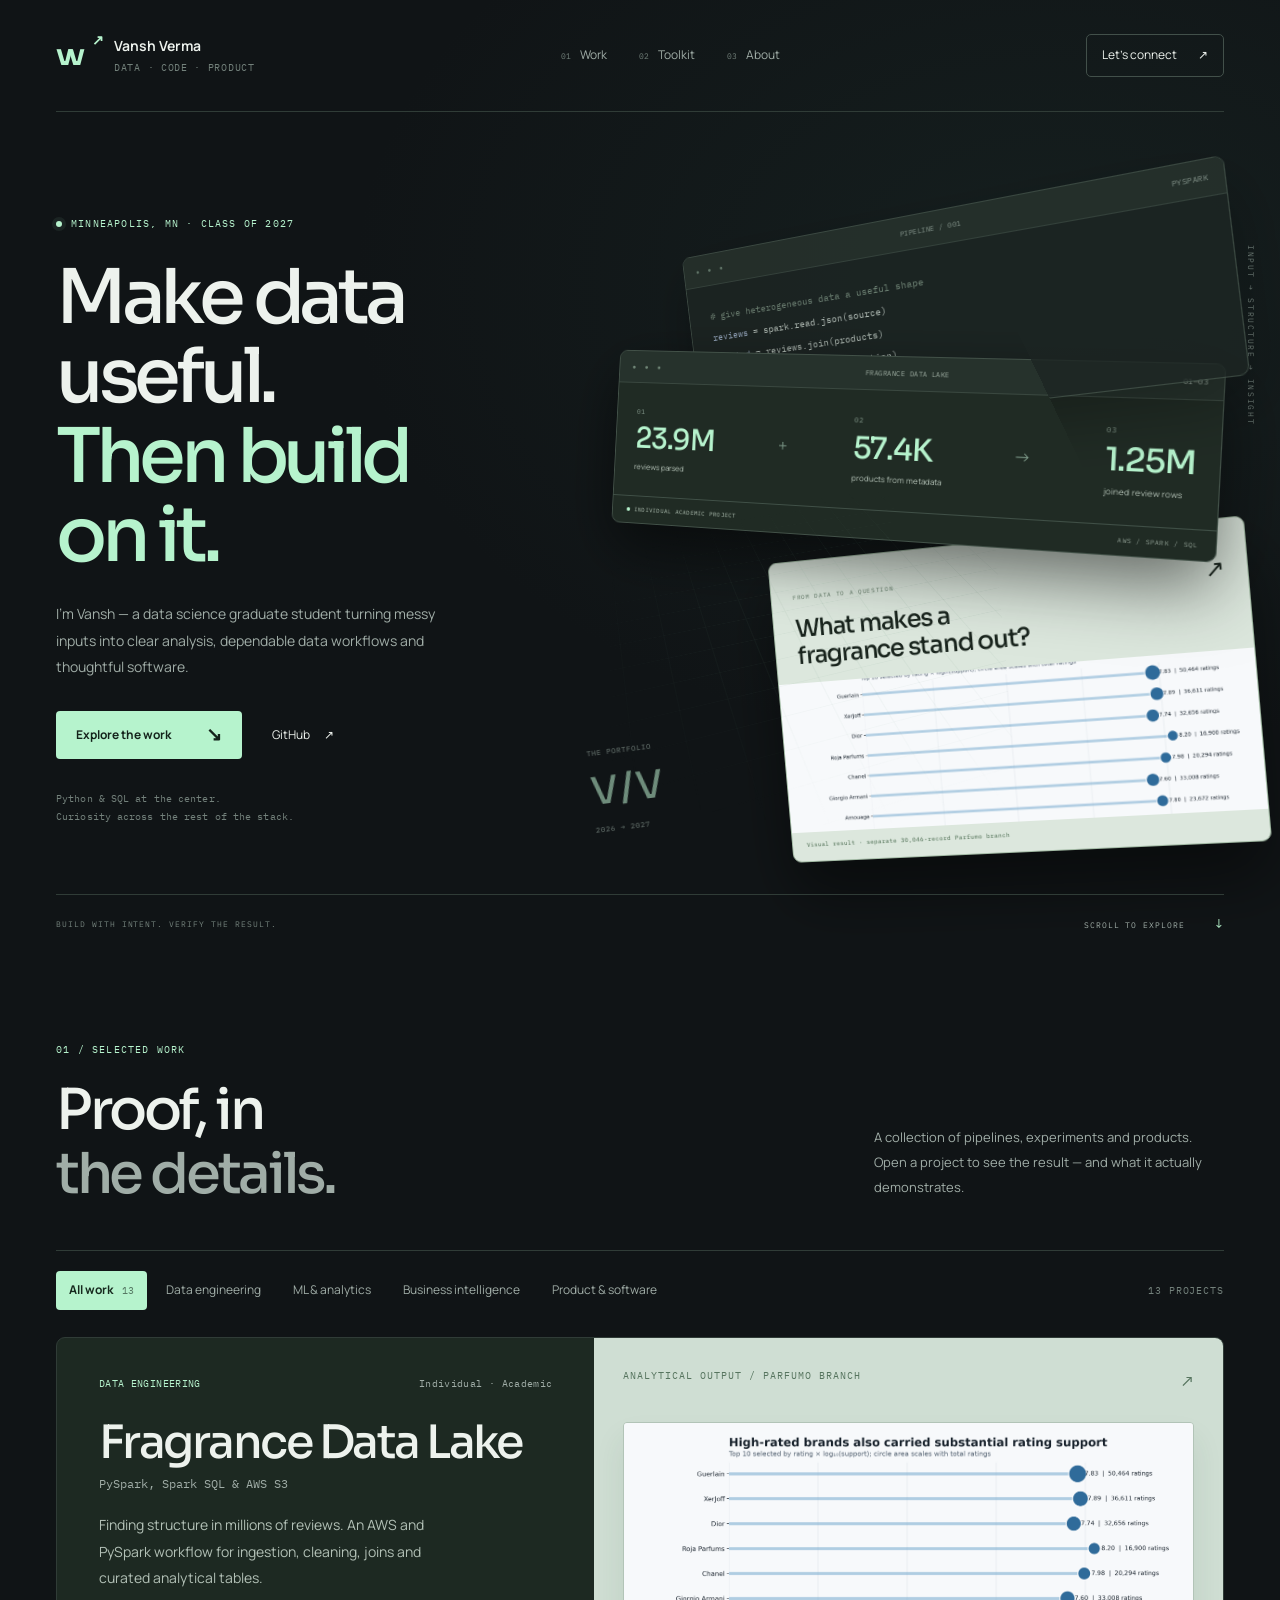
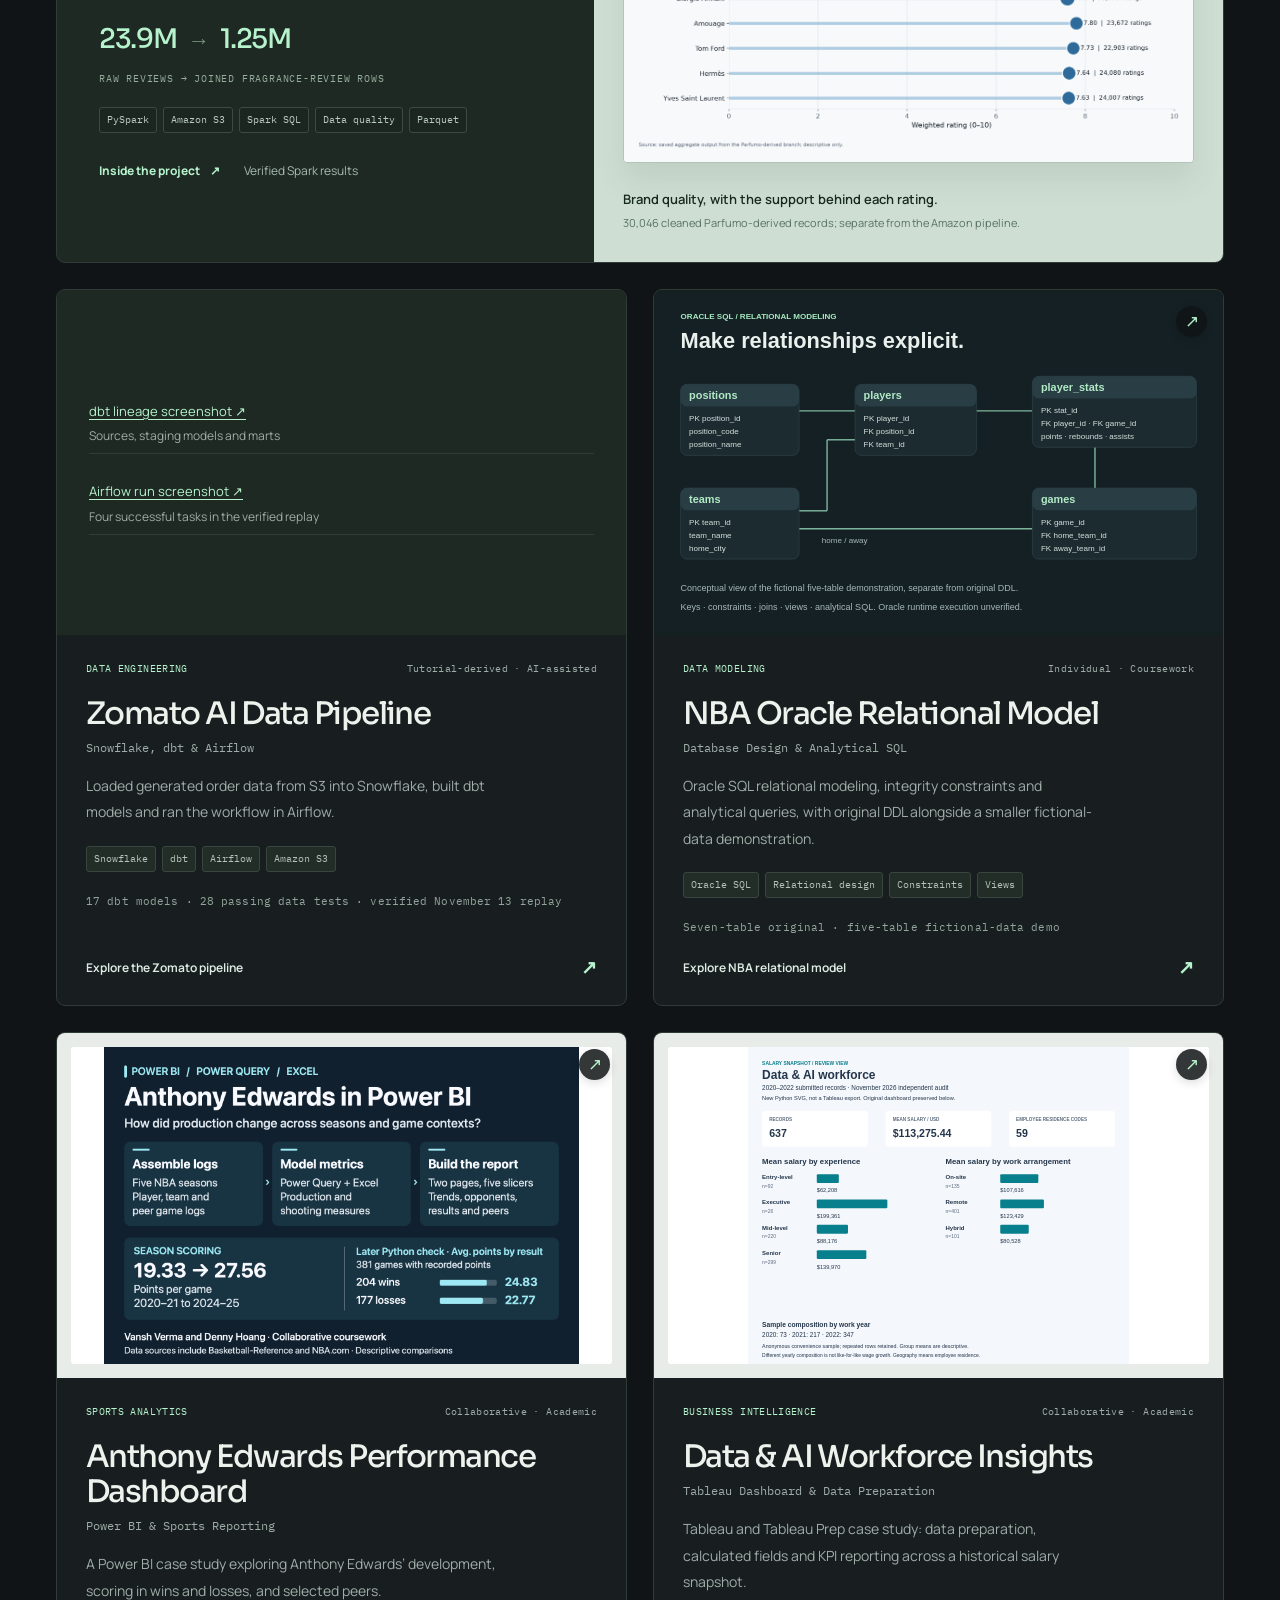
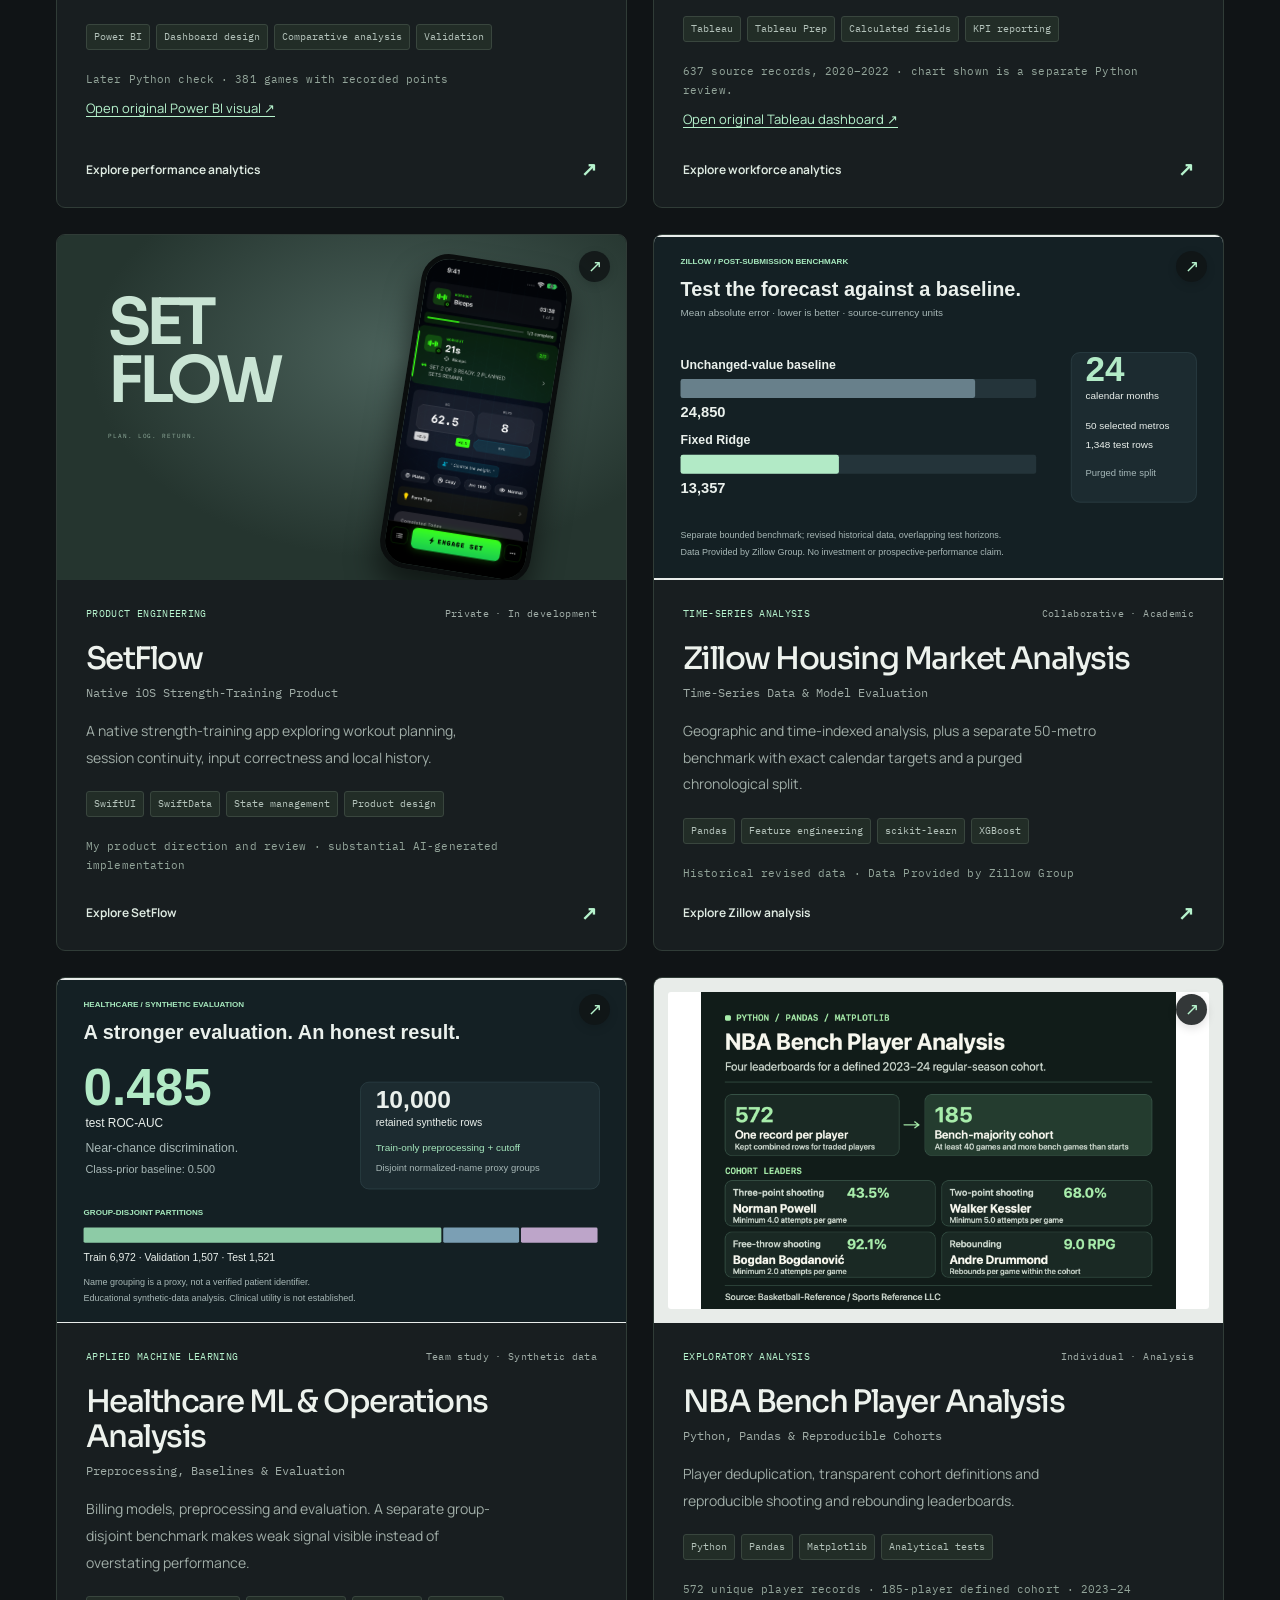
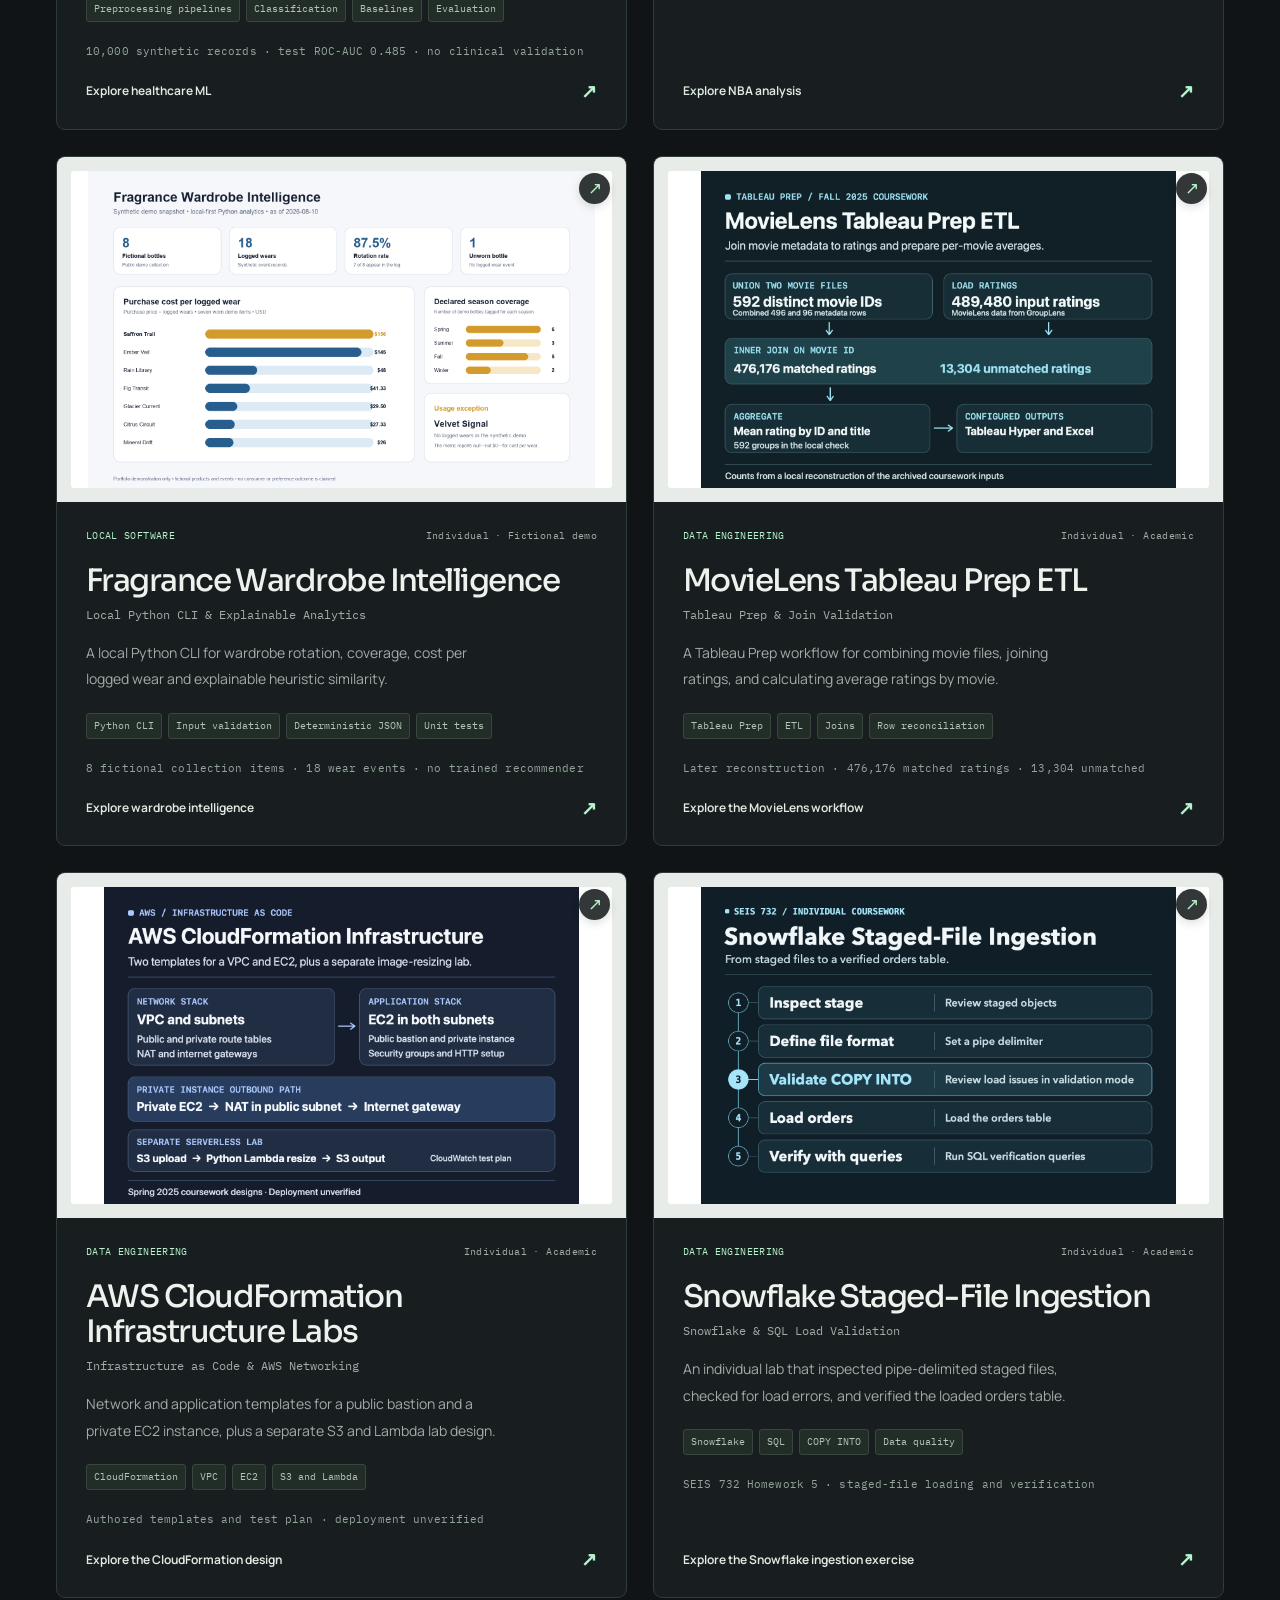
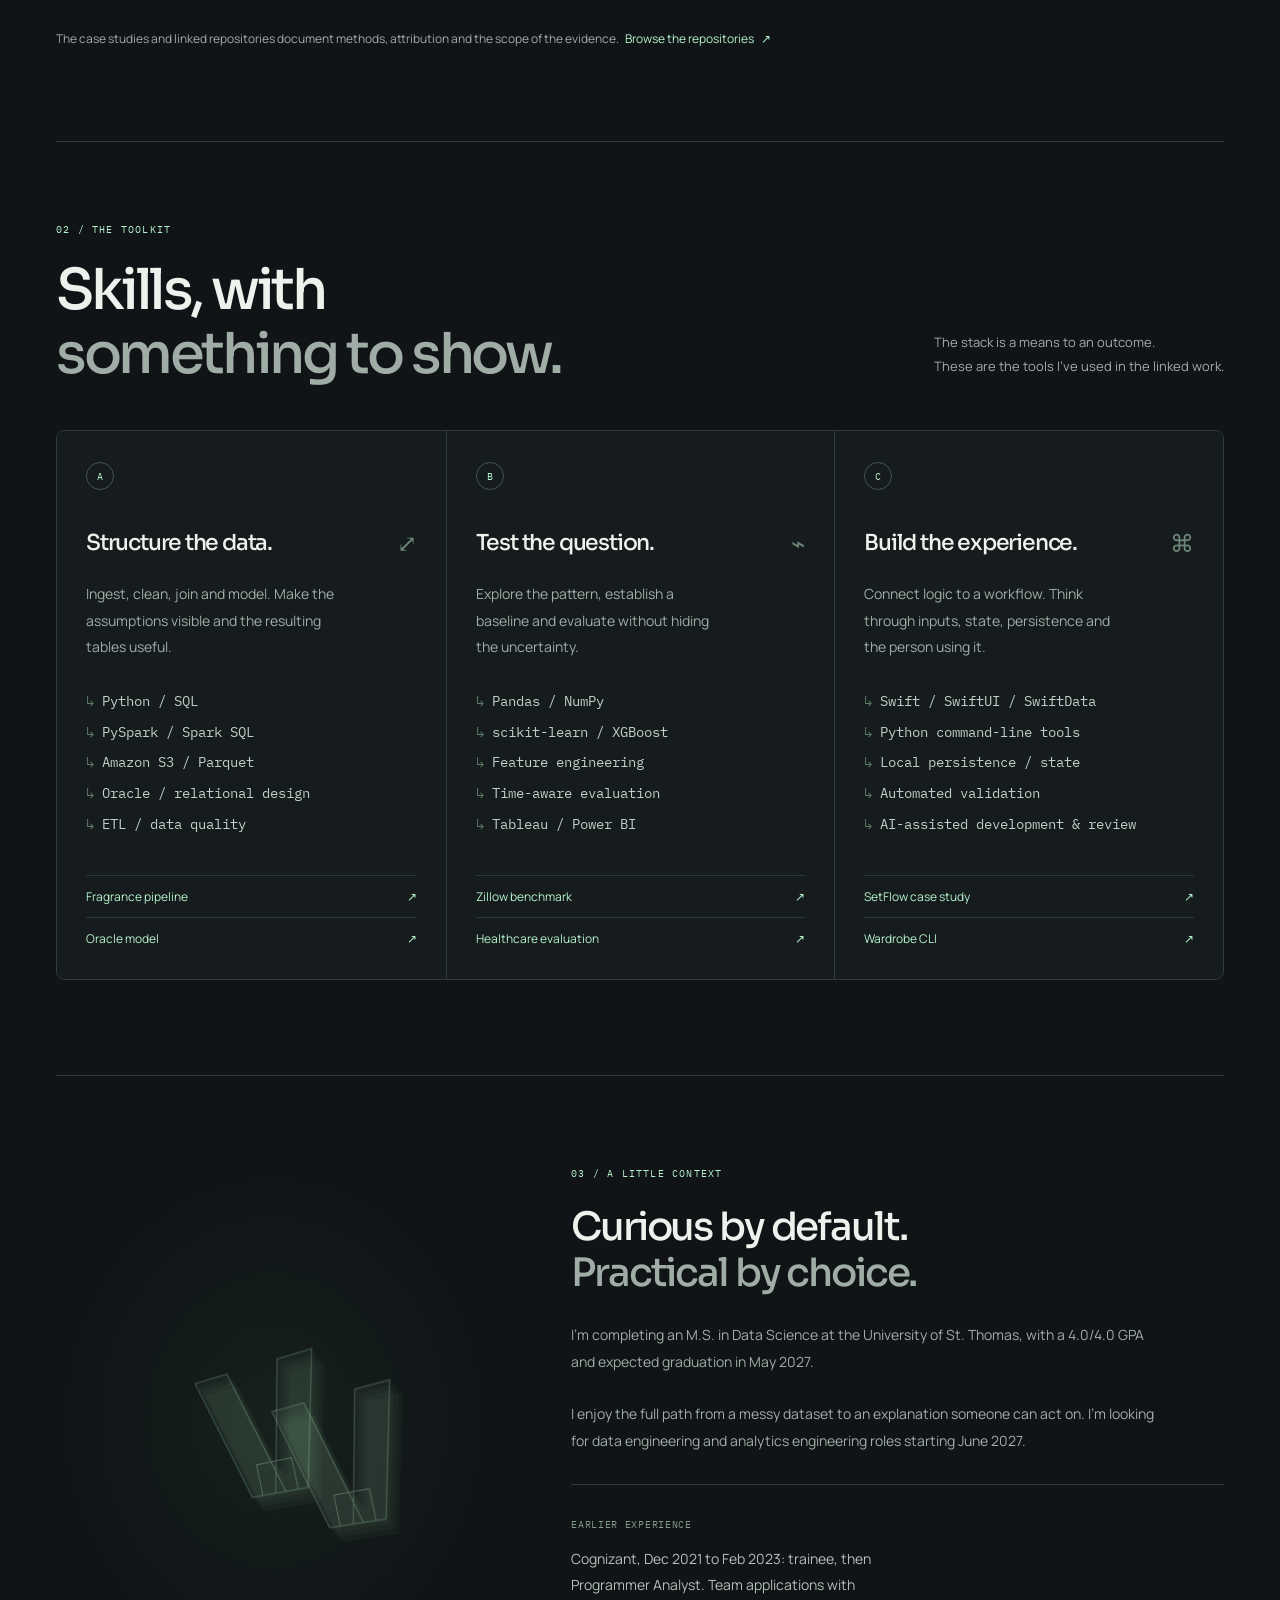
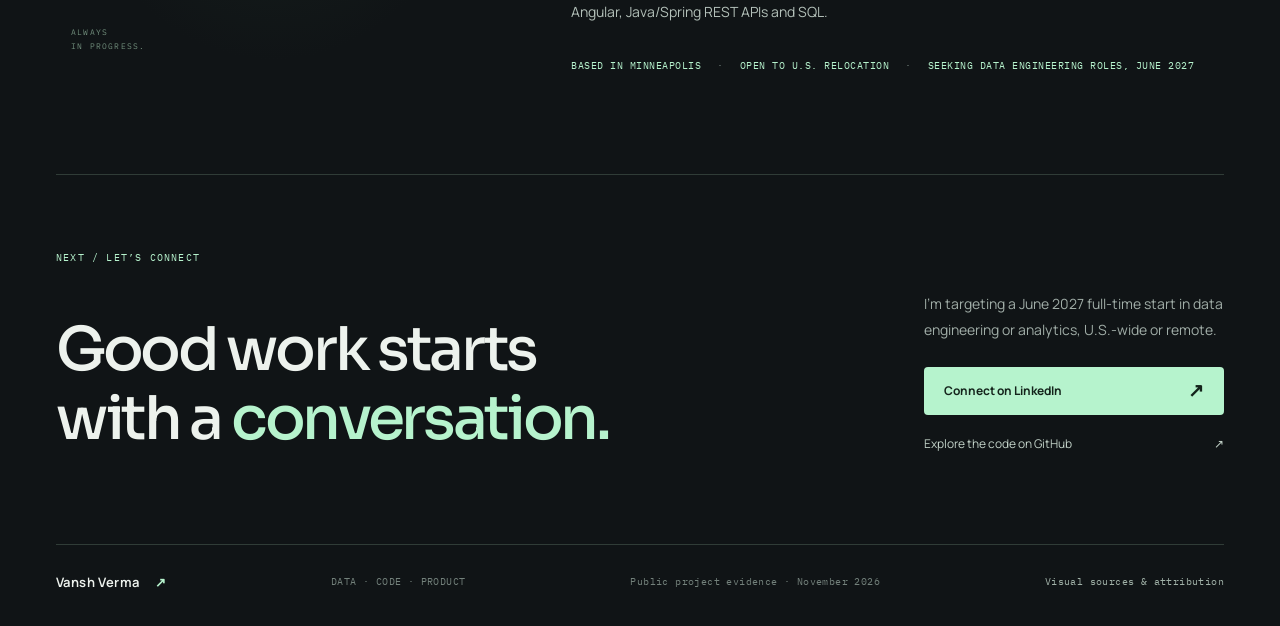
<file: docs/index.html>
<!doctype html>
<html lang="en">
<head>
  <meta charset="utf-8">
  <meta name="viewport" content="width=device-width, initial-scale=1">
  <meta name="theme-color" content="#101416">
  <meta name="description" content="Vansh Verma’s portfolio: Python and SQL data engineering, applied machine learning, business intelligence and thoughtful software products. M.S. Data Science, May 2027.">
  <meta property="og:title" content="Vansh Verma — Data, Code & Product">
  <meta property="og:description" content="From messy data to useful systems. Explore the projects, visual results and decisions behind the work.">
  <meta property="og:type" content="website">
  <title>Vansh Verma — Data, Code & Product</title>
  <link rel="icon" href="assets/favicon.svg" type="image/svg+xml">
  <link rel="preload" href="assets/fonts/sora.ttf" as="font" type="font/ttf" crossorigin>
  <link rel="preload" href="assets/fonts/manrope.ttf" as="font" type="font/ttf" crossorigin>
  <link rel="stylesheet" href="styles.css?v=36d76621f976">
  <script src="app.js?v=e4948f281a6c" defer></script>
</head>
<body>
  <a class="skip-link" href="#main">Skip to content</a>
  <header class="site-header">
    <a class="identity" href="#" aria-label="Vansh Verma, home"><span class="monogram" aria-hidden="true">vv<span>↗</span></span><span>Vansh Verma<span class="identity-sub">DATA · CODE · PRODUCT</span></span></a>
    <nav aria-label="Main navigation"><a href="#work"><span>01</span> Work</a><a href="#toolkit"><span>02</span> Toolkit</a><a href="#about"><span>03</span> About</a></nav>
    <a class="nav-contact" href="#contact">Let’s connect <span aria-hidden="true">↗</span></a>
  </header>

  <main id="main">
    <section class="hero section-shell" aria-labelledby="hero-title">
      <div class="hero-copy">
        <p class="eyebrow"><span class="status-dot" aria-hidden="true"></span> MINNEAPOLIS, MN · CLASS OF 2027</p>
        <h1 id="hero-title">Make data<br>useful.<br><span>Then build<br class="desktop-break"> on it.</span></h1>
        <p class="hero-intro">I’m Vansh — a data science graduate student turning messy inputs into clear analysis, dependable data workflows and thoughtful software.</p>
        <div class="hero-actions"><a class="button button-mint" href="#work">Explore the work <span aria-hidden="true">↘</span></a><a class="text-link" href="https://github.com/vanshverma0401-wq">GitHub <span aria-hidden="true">↗</span></a></div>
        <p class="hero-note">Python & SQL at the center.<br>Curiosity across the rest of the stack.</p>
      </div>

      <div class="hero-art" aria-label="A visual introduction to the fragrance data project">
        <div class="orbit-label" aria-hidden="true">INPUT → STRUCTURE → INSIGHT</div>
        <div class="depth-stage">
          <div class="grid-clip" aria-hidden="true"><div class="depth-grid"></div></div>
          <div class="data-window window-back" aria-hidden="true">
            <div class="window-bar"><span class="window-dots">● ● ●</span><span>PIPELINE / 001</span><span>PYSPARK</span></div>
            <div class="code-lines"><span class="code-comment"># give heterogeneous data a useful shape</span><br><span class="code-blue">reviews</span> = spark.read.json(source)<br><span class="code-blue">curated</span> = reviews.join(products)<br><span class="code-blue">curated</span>.write.parquet(destination)<br><span class="code-comment"># validate, explain, document</span></div>
          </div>
          <div class="data-window window-pipeline">
            <div class="window-bar"><span class="window-dots">● ● ●</span><span>FRAGRANCE DATA LAKE</span><span>01—03</span></div>
            <div class="pipeline-nodes"><div><span class="node-number">01</span><strong>23.9M</strong><small>reviews parsed</small></div><span class="node-arrow" aria-hidden="true">+</span><div><span class="node-number">02</span><strong>57.4K</strong><small>products from metadata</small></div><span class="node-arrow" aria-hidden="true">→</span><div><span class="node-number">03</span><strong>1.25M</strong><small>joined review rows</small></div></div>
            <div class="pipeline-footer"><span class="tiny-dot" aria-hidden="true"></span> INDIVIDUAL ACADEMIC PROJECT <span>AWS / SPARK / SQL</span></div>
          </div>
          <div class="data-window window-result">
            <div class="result-heading"><span class="mini-label">FROM DATA TO A QUESTION</span><span class="result-symbol" aria-hidden="true">↗</span><h2>What makes a<br>fragrance stand out?</h2></div>
            <img src="assets/projects/fragrance.png" alt="Fragrance brand weighted ratings and rating support from the separate Parfumo-derived analysis" width="1000" height="600" fetchpriority="high">
            <p>Visual result · separate 30,046-record Parfumo branch</p>
          </div>
          <div class="floating-index" aria-hidden="true"><span>THE PORTFOLIO</span><strong>V / V</strong><span>2026 → 2027</span></div>
        </div>
      </div>
      <div class="hero-baseline"><span>BUILD WITH INTENT. VERIFY THE RESULT.</span><a href="#work" aria-label="Scroll to selected work">SCROLL TO EXPLORE <span aria-hidden="true">↓</span></a></div>
    </section>

    <section class="work-section section-shell" id="work" aria-labelledby="work-title">
      <div class="section-heading"><div><p class="eyebrow">01 / SELECTED WORK</p><h2 id="work-title">Proof, in<br><span class="muted-word">the details.</span></h2></div><p>A collection of pipelines, experiments and products.<br>Open a project to see the result — and what it actually demonstrates.</p></div>
      <div class="work-toolbar"><div class="filters" role="group" aria-label="Filter projects" hidden><button type="button" data-filter="all" aria-pressed="true">All work <span>13</span></button><button type="button" data-filter="data" aria-pressed="false">Data engineering</button><button type="button" data-filter="ml" aria-pressed="false">ML & analytics</button><button type="button" data-filter="bi" aria-pressed="false">Business intelligence</button><button type="button" data-filter="product" aria-pressed="false">Product & software</button></div><p class="project-count" aria-live="polite" aria-atomic="true">13 PROJECTS</p></div>

      <div class="project-grid" id="project-grid">
        <article class="project-card project-featured" data-category="data" data-project="fragrance">
          <div class="featured-copy"><div class="project-topline"><span class="project-index">DATA ENGINEERING</span><span class="project-kind">Individual · Academic</span></div><h3>Fragrance Data Lake <span class="project-stack">PySpark, Spark SQL &amp; AWS S3</span></h3><p class="project-description">Finding structure in millions of reviews. An AWS and PySpark workflow for ingestion, cleaning, joins and curated analytical tables.</p><div class="featured-metric"><strong>23.9M <span>→</span> 1.25M</strong><span>RAW REVIEWS → JOINED FRAGRANCE-REVIEW ROWS</span></div><ul class="tags" aria-label="Project skills"><li>PySpark</li><li>Amazon S3</li><li>Spark SQL</li><li>Data quality</li><li>Parquet</li></ul><div class="project-links"><a href="https://github.com/vanshverma0401-wq/fragrance-data-lake-pyspark" data-open="fragrance">Inside the project <span aria-hidden="true">↗</span></a><a href="https://github.com/vanshverma0401-wq/fragrance-data-lake-pyspark#verified-execution-results">Verified Spark results</a></div></div>
          <a class="featured-image project-image" href="https://github.com/vanshverma0401-wq/fragrance-data-lake-pyspark" data-open="fragrance" aria-label="Explore Fragrance Data Lake and its visual results"><div class="image-caption-top"><span>ANALYTICAL OUTPUT / PARFUMO BRANCH</span><span aria-hidden="true">↗</span></div><img src="assets/projects/fragrance.png" alt="Weighted brand ratings and rating counts in the separate Parfumo analysis" loading="lazy"><p>Brand quality, with the support behind each rating.<br><span>30,046 cleaned Parfumo-derived records; separate from the Amazon pipeline.</span></p></a>
        </article>

        <article class="project-card" data-category="data" data-project="zomato">
          <ul class="project-evidence" aria-label="Zomato project screenshots">
            <li>
              <a href="https://github.com/vanshverma0401-wq/zomato-ai-data-pipeline/blob/main/portfolio/README.md#dbt-full-release-lineage">dbt lineage screenshot <span aria-hidden="true">↗</span></a>
              <p>Sources, staging models and marts</p>
            </li>
            <li>
              <a href="https://github.com/vanshverma0401-wq/zomato-ai-data-pipeline/blob/main/portfolio/README.md#airflow-four-task-run-passed">Airflow run screenshot <span aria-hidden="true">↗</span></a>
              <p>Four successful tasks in the verified replay</p>
            </li>
          </ul>
          <div class="card-copy">
            <div class="project-topline"><span class="project-index">DATA ENGINEERING</span><span class="project-kind">Tutorial-derived · AI-assisted</span></div>
            <h3>Zomato AI Data Pipeline <span class="project-stack">Snowflake, dbt &amp; Airflow</span></h3>
            <p>Loaded generated order data from S3 into Snowflake, built dbt models and ran the workflow in Airflow.</p>
            <ul class="tags"><li>Snowflake</li><li>dbt</li><li>Airflow</li><li>Amazon S3</li></ul>
            <p class="evidence-note">17 dbt models · 28 passing data tests · verified November 13 replay</p>
            <a class="card-link" href="https://github.com/vanshverma0401-wq/zomato-ai-data-pipeline" data-open="zomato">Explore the Zomato pipeline <span aria-hidden="true">↗</span></a>
          </div>
        </article>

        <article class="project-card" data-category="data" data-project="oracle">
          <a class="project-image diagram-image" href="https://github.com/vanshverma0401-wq/nba-oracle-relational-model#demonstration-schema" data-open="oracle" aria-label="Explore the Oracle relational model"><img src="assets/generated/oracle-schema.svg" alt="Conceptual diagram of the five-table fictional NBA demonstration schema" loading="lazy"><span class="image-open" aria-hidden="true">↗</span></a>
          <div class="card-copy"><div class="project-topline"><span class="project-index">DATA MODELING</span><span class="project-kind">Individual · Coursework</span></div><h3>NBA Oracle Relational Model <span class="project-stack">Database Design &amp; Analytical SQL</span></h3><p>Oracle SQL relational modeling, integrity constraints and analytical queries, with original DDL alongside a smaller fictional-data demonstration.</p><ul class="tags"><li>Oracle SQL</li><li>Relational design</li><li>Constraints</li><li>Views</li></ul><p class="evidence-note">Seven-table original · five-table fictional-data demo</p><a class="card-link" href="https://github.com/vanshverma0401-wq/nba-oracle-relational-model#demonstration-schema" data-open="oracle">Explore NBA relational model <span aria-hidden="true">↗</span></a></div>
        </article>

        <article class="project-card" data-category="bi" data-project="powerbi">
          <a class="project-image chart-image" href="https://github.com/vanshverma0401-wq/anthony-edwards-power-bi-dashboard" data-open="powerbi" aria-label="Explore Anthony Edwards performance analysis"><img src="assets/projects/anthony-edwards-power-bi-overview.png" alt="Anthony Edwards Power BI report workflow, season scoring, and a later Python comparison of scoring in wins and losses" width="1500" height="1000" loading="lazy"><span class="image-open" aria-hidden="true">↗</span></a>
          <div class="card-copy"><div class="project-topline"><span class="project-index">SPORTS ANALYTICS</span><span class="project-kind">Collaborative · Academic</span></div><h3>Anthony Edwards Performance Dashboard <span class="project-stack">Power BI &amp; Sports Reporting</span></h3><p>A Power BI case study exploring Anthony Edwards’ development, scoring in wins and losses, and selected peers.</p><ul class="tags"><li>Power BI</li><li>Dashboard design</li><li>Comparative analysis</li><li>Validation</li></ul><p class="evidence-note">Later Python check · 381 games with recorded points</p><a class="original-visual-link" href="https://github.com/vanshverma0401-wq/anthony-edwards-power-bi-dashboard#original-power-bi-visual">Open original Power BI visual <span aria-hidden="true">↗</span></a><a class="card-link" href="https://github.com/vanshverma0401-wq/anthony-edwards-power-bi-dashboard" data-open="powerbi">Explore performance analytics <span aria-hidden="true">↗</span></a></div>
        </article>

        <article class="project-card" data-category="bi" data-project="tableau">
          <a class="project-image chart-image" href="https://github.com/vanshverma0401-wq/ai-workforce-tableau-dashboard" data-open="tableau" aria-label="Explore the workforce salary dashboard"><img src="assets/projects/salary.svg" alt="Python review of 637 historical salary records, with group counts and mean salaries" loading="lazy"><span class="image-open" aria-hidden="true">↗</span></a>
          <div class="card-copy"><div class="project-topline"><span class="project-index">BUSINESS INTELLIGENCE</span><span class="project-kind">Collaborative · Academic</span></div><h3>Data &amp; AI Workforce Insights <span class="project-stack">Tableau Dashboard &amp; Data Preparation</span></h3><p>Tableau and Tableau Prep case study: data preparation, calculated fields and KPI reporting across a historical salary snapshot.</p><ul class="tags"><li>Tableau</li><li>Tableau Prep</li><li>Calculated fields</li><li>KPI reporting</li></ul><p class="evidence-note">637 source records, 2020–2022 · chart shown is a separate Python review.</p><a class="original-visual-link" href="https://github.com/vanshverma0401-wq/ai-workforce-tableau-dashboard/blob/main/FIGURE_GALLERY.md#final-report-dashboard">Open original Tableau dashboard <span aria-hidden="true">↗</span></a><a class="card-link" href="https://github.com/vanshverma0401-wq/ai-workforce-tableau-dashboard" data-open="tableau">Explore workforce analytics <span aria-hidden="true">↗</span></a></div>
        </article>

        <article class="project-card setflow-card" data-category="product" data-project="setflow">
          <a class="project-image phone-image" href="https://github.com/vanshverma0401-wq/setflow-product-case-study" data-open="setflow" aria-label="Explore SetFlow product case study"><div class="phone-type" aria-hidden="true">SET<br>FLOW<span>PLAN. LOG. RETURN.</span></div><img src="assets/projects/setflow-active.png" alt="Dated iOS Simulator screenshot of SetFlow active workout logging with synthetic data" loading="lazy"><span class="image-open" aria-hidden="true">↗</span></a>
          <div class="card-copy"><div class="project-topline"><span class="project-index">PRODUCT ENGINEERING</span><span class="project-kind">Private · In development</span></div><h3>SetFlow <span class="project-stack">Native iOS Strength-Training Product</span></h3><p>A native strength-training app exploring workout planning, session continuity, input correctness and local history.</p><ul class="tags"><li>SwiftUI</li><li>SwiftData</li><li>State management</li><li>Product design</li></ul><p class="evidence-note">My product direction and review · substantial AI-generated implementation</p><a class="card-link" href="https://github.com/vanshverma0401-wq/setflow-product-case-study" data-open="setflow">Explore SetFlow <span aria-hidden="true">↗</span></a></div>
        </article>

        <article class="project-card" data-category="ml" data-project="zillow">
          <a class="project-image" href="https://github.com/vanshverma0401-wq/zillow-housing-market-analysis" data-open="zillow" aria-label="Explore Zillow housing analysis"><img src="assets/generated/zillow-benchmark.svg" alt="New historical metro benchmark: Ridge mean absolute error 13,357 versus unchanged-value baseline 24,850" loading="lazy"><span class="image-open" aria-hidden="true">↗</span></a>
          <div class="card-copy"><div class="project-topline"><span class="project-index">TIME-SERIES ANALYSIS</span><span class="project-kind">Collaborative · Academic</span></div><h3>Zillow Housing Market Analysis <span class="project-stack">Time-Series Data &amp; Model Evaluation</span></h3><p>Geographic and time-indexed analysis, plus a separate 50-metro benchmark with exact calendar targets and a purged chronological split.</p><ul class="tags"><li>Pandas</li><li>Feature engineering</li><li>scikit-learn</li><li>XGBoost</li></ul><p class="evidence-note">Historical revised data · Data Provided by Zillow Group</p><a class="card-link" href="https://github.com/vanshverma0401-wq/zillow-housing-market-analysis" data-open="zillow">Explore Zillow analysis <span aria-hidden="true">↗</span></a></div>
        </article>

        <article class="project-card" data-category="ml" data-project="healthcare">
          <a class="project-image" href="https://github.com/vanshverma0401-wq/healthcare-ml-operations-analysis" data-open="healthcare" aria-label="Explore the synthetic healthcare ML evaluation"><img src="assets/generated/healthcare-evaluation.svg" alt="Synthetic healthcare benchmark: 10,000 records and test ROC-AUC 0.485, showing weak predictive signal" loading="lazy"><span class="image-open" aria-hidden="true">↗</span></a>
          <div class="card-copy"><div class="project-topline"><span class="project-index">APPLIED MACHINE LEARNING</span><span class="project-kind">Team study · Synthetic data</span></div><h3>Healthcare ML &amp; Operations Analysis <span class="project-stack">Preprocessing, Baselines &amp; Evaluation</span></h3><p>Billing models, preprocessing and evaluation. A separate group-disjoint benchmark makes weak signal visible instead of overstating performance.</p><ul class="tags"><li>Preprocessing pipelines</li><li>Classification</li><li>Baselines</li><li>Evaluation</li></ul><p class="evidence-note">10,000 synthetic records · test ROC-AUC 0.485 · no clinical validation</p><a class="card-link" href="https://github.com/vanshverma0401-wq/healthcare-ml-operations-analysis" data-open="healthcare">Explore healthcare ML <span aria-hidden="true">↗</span></a></div>
        </article>

        <article class="project-card" data-category="ml" data-project="nba">
          <a class="project-image chart-image" href="https://github.com/vanshverma0401-wq/nba-bench-impact-analysis" data-open="nba" aria-label="Explore NBA Bench Player Analysis"><img src="assets/projects/nba-bench-player-analysis-overview.png" alt="2023–24 NBA bench analysis overview showing 572 player records, a 185-player cohort, and four leaderboard results" width="1500" height="1000" loading="lazy"><span class="image-open" aria-hidden="true">↗</span></a>
          <div class="card-copy"><div class="project-topline"><span class="project-index">EXPLORATORY ANALYSIS</span><span class="project-kind">Individual · Analysis</span></div><h3>NBA Bench Player Analysis <span class="project-stack">Python, Pandas &amp; Reproducible Cohorts</span></h3><p>Player deduplication, transparent cohort definitions and reproducible shooting and rebounding leaderboards.</p><ul class="tags"><li>Python</li><li>Pandas</li><li>Matplotlib</li><li>Analytical tests</li></ul><p class="evidence-note">572 unique player records · 185-player defined cohort · 2023–24</p><a class="card-link" href="https://github.com/vanshverma0401-wq/nba-bench-impact-analysis" data-open="nba">Explore NBA analysis <span aria-hidden="true">↗</span></a></div>
        </article>

        <article class="project-card" data-category="product" data-project="wardrobe">
          <a class="project-image chart-image" href="https://github.com/vanshverma0401-wq/fragrance-wardrobe-intelligence" data-open="wardrobe" aria-label="Explore Fragrance Wardrobe Intelligence"><img src="assets/projects/wardrobe.png" alt="Fictional fragrance wardrobe demo showing rotation, coverage and cost per logged wear" loading="lazy"><span class="image-open" aria-hidden="true">↗</span></a>
          <div class="card-copy"><div class="project-topline"><span class="project-index">LOCAL SOFTWARE</span><span class="project-kind">Individual · Fictional demo</span></div><h3>Fragrance Wardrobe Intelligence <span class="project-stack">Local Python CLI &amp; Explainable Analytics</span></h3><p>A local Python CLI for wardrobe rotation, coverage, cost per logged wear and explainable heuristic similarity.</p><ul class="tags"><li>Python CLI</li><li>Input validation</li><li>Deterministic JSON</li><li>Unit tests</li></ul><p class="evidence-note">8 fictional collection items · 18 wear events · no trained recommender</p><a class="card-link" href="https://github.com/vanshverma0401-wq/fragrance-wardrobe-intelligence" data-open="wardrobe">Explore wardrobe intelligence <span aria-hidden="true">↗</span></a></div>
        </article>

        <article class="project-card" data-category="data" data-project="movielens">
          <a class="project-image chart-image" href="projects/movielens-tableau-prep/" aria-label="Open the MovieLens Tableau Prep ETL case study"><img src="assets/projects/movielens-prep-overview.png" alt="MovieLens join workflow with 489,480 input ratings and 476,176 matched ratings in the reconstruction" width="1500" height="1000" loading="lazy"><span class="image-open" aria-hidden="true">↗</span></a>
          <div class="card-copy">
            <div class="project-topline"><span class="project-index">DATA ENGINEERING</span><span class="project-kind">Individual · Academic</span></div>
            <h3>MovieLens Tableau Prep ETL <span class="project-stack">Tableau Prep &amp; Join Validation</span></h3>
            <p>A Tableau Prep workflow for combining movie files, joining ratings, and calculating average ratings by movie.</p>
            <ul class="tags"><li>Tableau Prep</li><li>ETL</li><li>Joins</li><li>Row reconciliation</li></ul>
            <p class="evidence-note">Later reconstruction · 476,176 matched ratings · 13,304 unmatched</p>
            <a class="card-link" href="projects/movielens-tableau-prep/">Explore the MovieLens workflow <span aria-hidden="true">↗</span></a>
          </div>
        </article>

        <article class="project-card" data-category="data" data-project="cloudformation">
          <a class="project-image chart-image" href="projects/aws-cloudformation-labs/" aria-label="Open the AWS CloudFormation Infrastructure Labs case study"><img src="assets/projects/aws-cloudformation-overview.png" alt="CloudFormation network and application stacks with private EC2 outbound routing and a separate S3 and Lambda design" width="1500" height="1000" loading="lazy"><span class="image-open" aria-hidden="true">↗</span></a>
          <div class="card-copy">
            <div class="project-topline"><span class="project-index">DATA ENGINEERING</span><span class="project-kind">Individual · Academic</span></div>
            <h3>AWS CloudFormation Infrastructure Labs <span class="project-stack">Infrastructure as Code &amp; AWS Networking</span></h3>
            <p>Network and application templates for a public bastion and a private EC2 instance, plus a separate S3 and Lambda lab design.</p>
            <ul class="tags"><li>CloudFormation</li><li>VPC</li><li>EC2</li><li>S3 and Lambda</li></ul>
            <p class="evidence-note">Authored templates and test plan · deployment unverified</p>
            <a class="card-link" href="projects/aws-cloudformation-labs/">Explore the CloudFormation design <span aria-hidden="true">↗</span></a>
          </div>
        </article>

        <article class="project-card" data-category="data" data-project="snowflake">
          <a class="project-image chart-image" href="projects/snowflake-staged-file-ingestion/" aria-label="Open the Snowflake Staged-File Ingestion case study"><img src="assets/projects/snowflake-staged-file-ingestion-overview.png" alt="Five Snowflake ingestion steps from staged-file inspection and validation through loading and SQL verification" width="1500" height="1000" loading="lazy"><span class="image-open" aria-hidden="true">↗</span></a>
          <div class="card-copy">
            <div class="project-topline"><span class="project-index">DATA ENGINEERING</span><span class="project-kind">Individual · Academic</span></div>
            <h3>Snowflake Staged-File Ingestion <span class="project-stack">Snowflake &amp; SQL Load Validation</span></h3>
            <p>An individual lab that inspected pipe-delimited staged files, checked for load errors, and verified the loaded orders table.</p>
            <ul class="tags"><li>Snowflake</li><li>SQL</li><li>COPY INTO</li><li>Data quality</li></ul>
            <p class="evidence-note">SEIS 732 Homework 5 · staged-file loading and verification</p>
            <a class="card-link" href="projects/snowflake-staged-file-ingestion/">Explore the Snowflake ingestion exercise <span aria-hidden="true">↗</span></a>
          </div>
        </article>
      </div>
      <p class="work-footer">The case studies and linked repositories document methods, attribution and the scope of the evidence. <a href="https://github.com/vanshverma0401-wq?tab=repositories">Browse the repositories <span aria-hidden="true">↗</span></a></p>
    </section>

    <section class="toolkit-section section-shell" id="toolkit" aria-labelledby="toolkit-title">
      <div class="section-heading"><div><p class="eyebrow">02 / THE TOOLKIT</p><h2 id="toolkit-title">Skills, with<br><span class="muted-word">something to show.</span></h2></div><p>The stack is a means to an outcome.<br>These are the tools I’ve used in the linked work.</p></div>
      <div class="skill-grid">
        <article><span class="skill-number">A</span><div class="skill-heading"><h3>Structure the data.</h3><span aria-hidden="true">⤢</span></div><p>Ingest, clean, join and model. Make the assumptions visible and the resulting tables useful.</p><ul class="skill-list"><li>Python / SQL</li><li>PySpark / Spark SQL</li><li>Amazon S3 / Parquet</li><li>Oracle / relational design</li><li>ETL / data quality</li></ul><a href="https://github.com/vanshverma0401-wq/fragrance-data-lake-pyspark">Fragrance pipeline <span aria-hidden="true">↗</span></a><a href="https://github.com/vanshverma0401-wq/nba-oracle-relational-model">Oracle model <span aria-hidden="true">↗</span></a></article>
        <article><span class="skill-number">B</span><div class="skill-heading"><h3>Test the question.</h3><span aria-hidden="true">⌁</span></div><p>Explore the pattern, establish a baseline and evaluate without hiding the uncertainty.</p><ul class="skill-list"><li>Pandas / NumPy</li><li>scikit-learn / XGBoost</li><li>Feature engineering</li><li>Time-aware evaluation</li><li>Tableau / Power BI</li></ul><a href="https://github.com/vanshverma0401-wq/zillow-housing-market-analysis/blob/main/REPLAY_EXTENSION.md">Zillow benchmark <span aria-hidden="true">↗</span></a><a href="https://github.com/vanshverma0401-wq/healthcare-ml-operations-analysis/blob/main/REPLAY_EXTENSION.md">Healthcare evaluation <span aria-hidden="true">↗</span></a></article>
        <article><span class="skill-number">C</span><div class="skill-heading"><h3>Build the experience.</h3><span aria-hidden="true">⌘</span></div><p>Connect logic to a workflow. Think through inputs, state, persistence and the person using it.</p><ul class="skill-list"><li>Swift / SwiftUI / SwiftData</li><li>Python command-line tools</li><li>Local persistence / state</li><li>Automated validation</li><li>AI-assisted development & review</li></ul><a href="https://github.com/vanshverma0401-wq/setflow-product-case-study">SetFlow case study <span aria-hidden="true">↗</span></a><a href="https://github.com/vanshverma0401-wq/fragrance-wardrobe-intelligence">Wardrobe CLI <span aria-hidden="true">↗</span></a></article>
      </div>
    </section>

    <section class="about-section section-shell" id="about" aria-labelledby="about-title">
      <div class="about-mark" aria-hidden="true"><span>v</span><span>v</span><small>ALWAYS<br>IN PROGRESS.</small></div>
      <div class="about-copy"><p class="eyebrow">03 / A LITTLE CONTEXT</p><h2 id="about-title">Curious by default.<br><span class="muted-word">Practical by choice.</span></h2><p>I’m completing an M.S. in Data Science at the University of St. Thomas, with a 4.0/4.0 GPA and expected graduation in May 2027.</p><p>I enjoy the full path from a messy dataset to an explanation someone can act on. I’m looking for data engineering and analytics engineering roles starting June 2027.</p><div class="background-notes"><div><span>EARLIER EXPERIENCE</span><p>Cognizant, Dec 2021 to Feb 2023: trainee, then Programmer Analyst. Team applications with Angular, Java/Spring REST APIs and SQL.</p></div></div><div class="about-meta"><span>BASED IN MINNEAPOLIS</span><span>OPEN TO U.S. RELOCATION</span><span>SEEKING DATA ENGINEERING ROLES, JUNE 2027</span></div></div>
    </section>

    <section class="contact-section section-shell" id="contact" aria-labelledby="contact-title"><p class="eyebrow">NEXT / LET’S CONNECT</p><div class="contact-layout"><h2 id="contact-title">Good work starts<br>with a <span>conversation.</span></h2><div><p>I’m targeting a June 2027 full-time start in data engineering or analytics, U.S.-wide or remote.</p><a class="button button-mint" href="https://www.linkedin.com/in/vansh-verma-403377333/">Connect on LinkedIn <span aria-hidden="true">↗</span></a><a class="contact-github" href="https://github.com/vanshverma0401-wq">Explore the code on GitHub <span aria-hidden="true">↗</span></a></div></div></section>
  </main>

  <footer class="site-footer section-shell"><a class="footer-name" href="#">Vansh Verma <span aria-hidden="true">↗</span></a><span>DATA · CODE · PRODUCT</span><p>Public project evidence · November 2026</p><a href="assets/provenance.json">Visual sources & attribution</a></footer>

  <dialog id="case-dialog" aria-labelledby="dialog-title"><div class="dialog-shell"><button class="dialog-close" type="button" aria-label="Close project case study">Close <span aria-hidden="true">×</span></button><div id="dialog-content"></div></div></dialog>
</body>
</html>
</file>
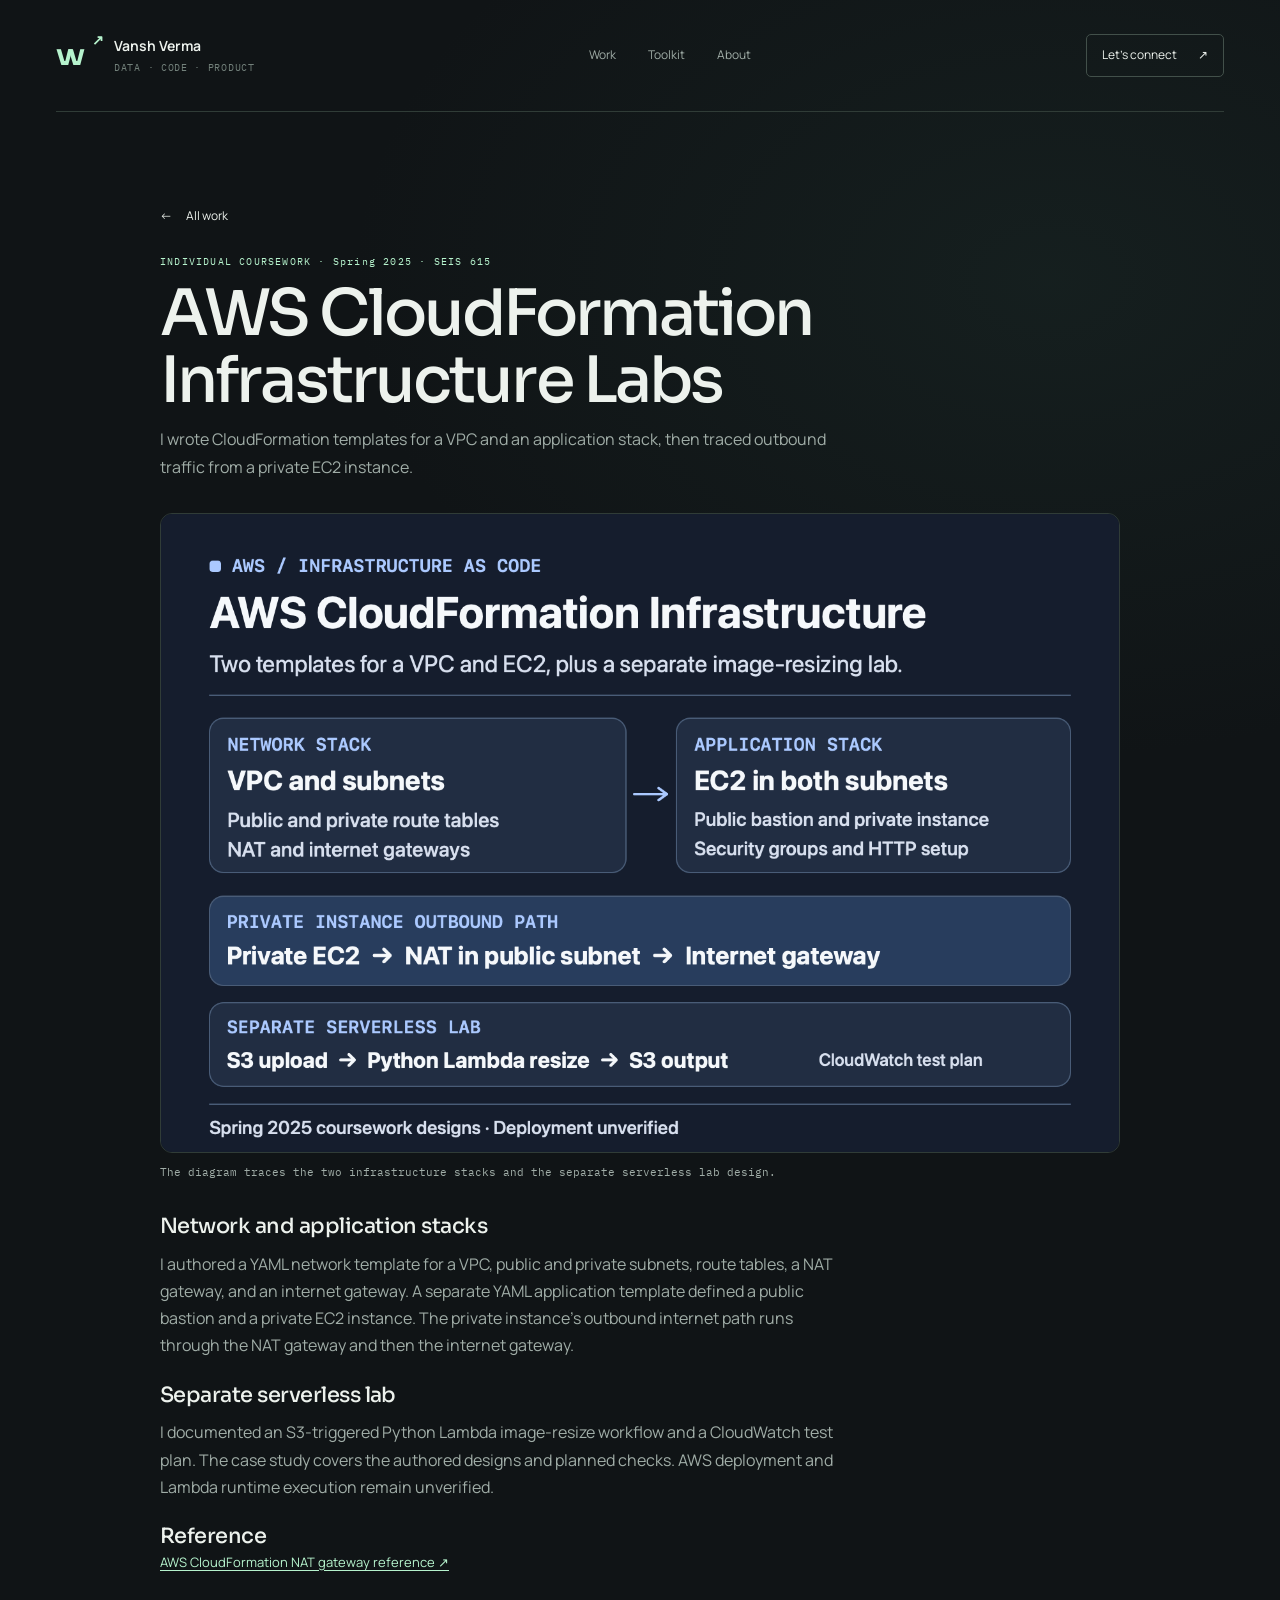
<file: docs/projects/aws-cloudformation-labs/index.html>
<!doctype html>
<html lang="en">
<head>
  <meta charset="utf-8">
  <meta name="viewport" content="width=device-width, initial-scale=1">
  <meta name="theme-color" content="#101416">
  <meta name="description" content="I wrote CloudFormation templates for a VPC and an application stack, then traced outbound traffic from a private EC2 instance.">
  <meta property="og:type" content="article">
  <meta property="og:title" content="AWS CloudFormation Infrastructure Labs · Vansh Verma">
  <meta property="og:description" content="I wrote CloudFormation templates for a VPC and an application stack, then traced outbound traffic from a private EC2 instance.">
  <meta property="og:url" content="https://vanshverma0401-wq.github.io/vanshverma0401-wq/projects/aws-cloudformation-labs/">
  <meta property="og:image" content="https://vanshverma0401-wq.github.io/vanshverma0401-wq/assets/projects/aws-cloudformation-overview.png">
  <meta property="og:image:alt" content="CloudFormation network and application stacks, private EC2 outbound routing, and a separate S3 event and Lambda resize design.">
  <title>AWS CloudFormation Infrastructure Labs · Vansh Verma</title>
  <link rel="canonical" href="https://vanshverma0401-wq.github.io/vanshverma0401-wq/projects/aws-cloudformation-labs/">
  <link rel="icon" href="../../assets/favicon.svg" type="image/svg+xml">
  <link rel="stylesheet" href="../../styles.css?v=36d76621f976">
</head>
<body>
  <a class="skip-link" href="#main">Skip to content</a>
  <header class="site-header">
    <a class="identity" href="../../" aria-label="Vansh Verma, home"><span class="monogram" aria-hidden="true">vv<span>↗</span></span><span>Vansh Verma<span class="identity-sub">DATA · CODE · PRODUCT</span></span></a>
    <nav aria-label="Main navigation">
      <a href="../../#work">Work</a>
      <a href="../../#toolkit">Toolkit</a>
      <a href="../../#about">About</a>
    </nav>
    <a class="nav-contact" href="../../#contact">Let’s connect <span aria-hidden="true">↗</span></a>
  </header>

  <main id="main" class="project-page section-shell">
    <article aria-labelledby="project-title">
      <a class="text-link" href="../../#work"><span aria-hidden="true">←</span> All work</a>
      <header>
        <p class="eyebrow">INDIVIDUAL COURSEWORK · Spring 2025 · SEIS 615</p>
        <h1 id="project-title">AWS CloudFormation Infrastructure Labs</h1>
        <p class="project-page-summary">I wrote CloudFormation templates for a VPC and an application stack, then traced outbound traffic from a private EC2 instance.</p>
      </header>
      <figure class="project-page-figure">
        <a href="../../assets/projects/aws-cloudformation-overview.png" aria-label="Open the full-size AWS CloudFormation Infrastructure Labs diagram">
          <img src="../../assets/projects/aws-cloudformation-overview.png" width="1500" height="1000" alt="CloudFormation network and application stacks, private EC2 outbound routing, and a separate S3 event and Lambda resize design.">
        </a>
        <figcaption class="dialog-caption">The diagram traces the two infrastructure stacks and the separate serverless lab design.</figcaption>
      </figure>
      <div class="project-page-copy">
        <section aria-labelledby="section-1">
          <h2 id="section-1">Network and application stacks</h2>
          <p>I authored a YAML network template for a VPC, public and private subnets, route tables, a NAT gateway, and an internet gateway. A separate YAML application template defined a public bastion and a private EC2 instance. The private instance’s outbound internet path runs through the NAT gateway and then the internet gateway.</p>
        </section>
        <section aria-labelledby="section-2">
          <h2 id="section-2">Separate serverless lab</h2>
          <p>I documented an S3-triggered Python Lambda image-resize workflow and a CloudWatch test plan. The case study covers the authored designs and planned checks. AWS deployment and Lambda runtime execution remain unverified.</p>
        </section>
        <section aria-labelledby="reference">
          <h2 id="reference">Reference</h2>
          <a class="original-visual-link" href="https://docs.aws.amazon.com/AWSCloudFormation/latest/TemplateReference/aws-resource-ec2-natgateway.html">AWS CloudFormation NAT gateway reference <span aria-hidden="true">↗</span></a>
        </section>
      </div>
    </article>
  </main>
</body>
</html>
</file>
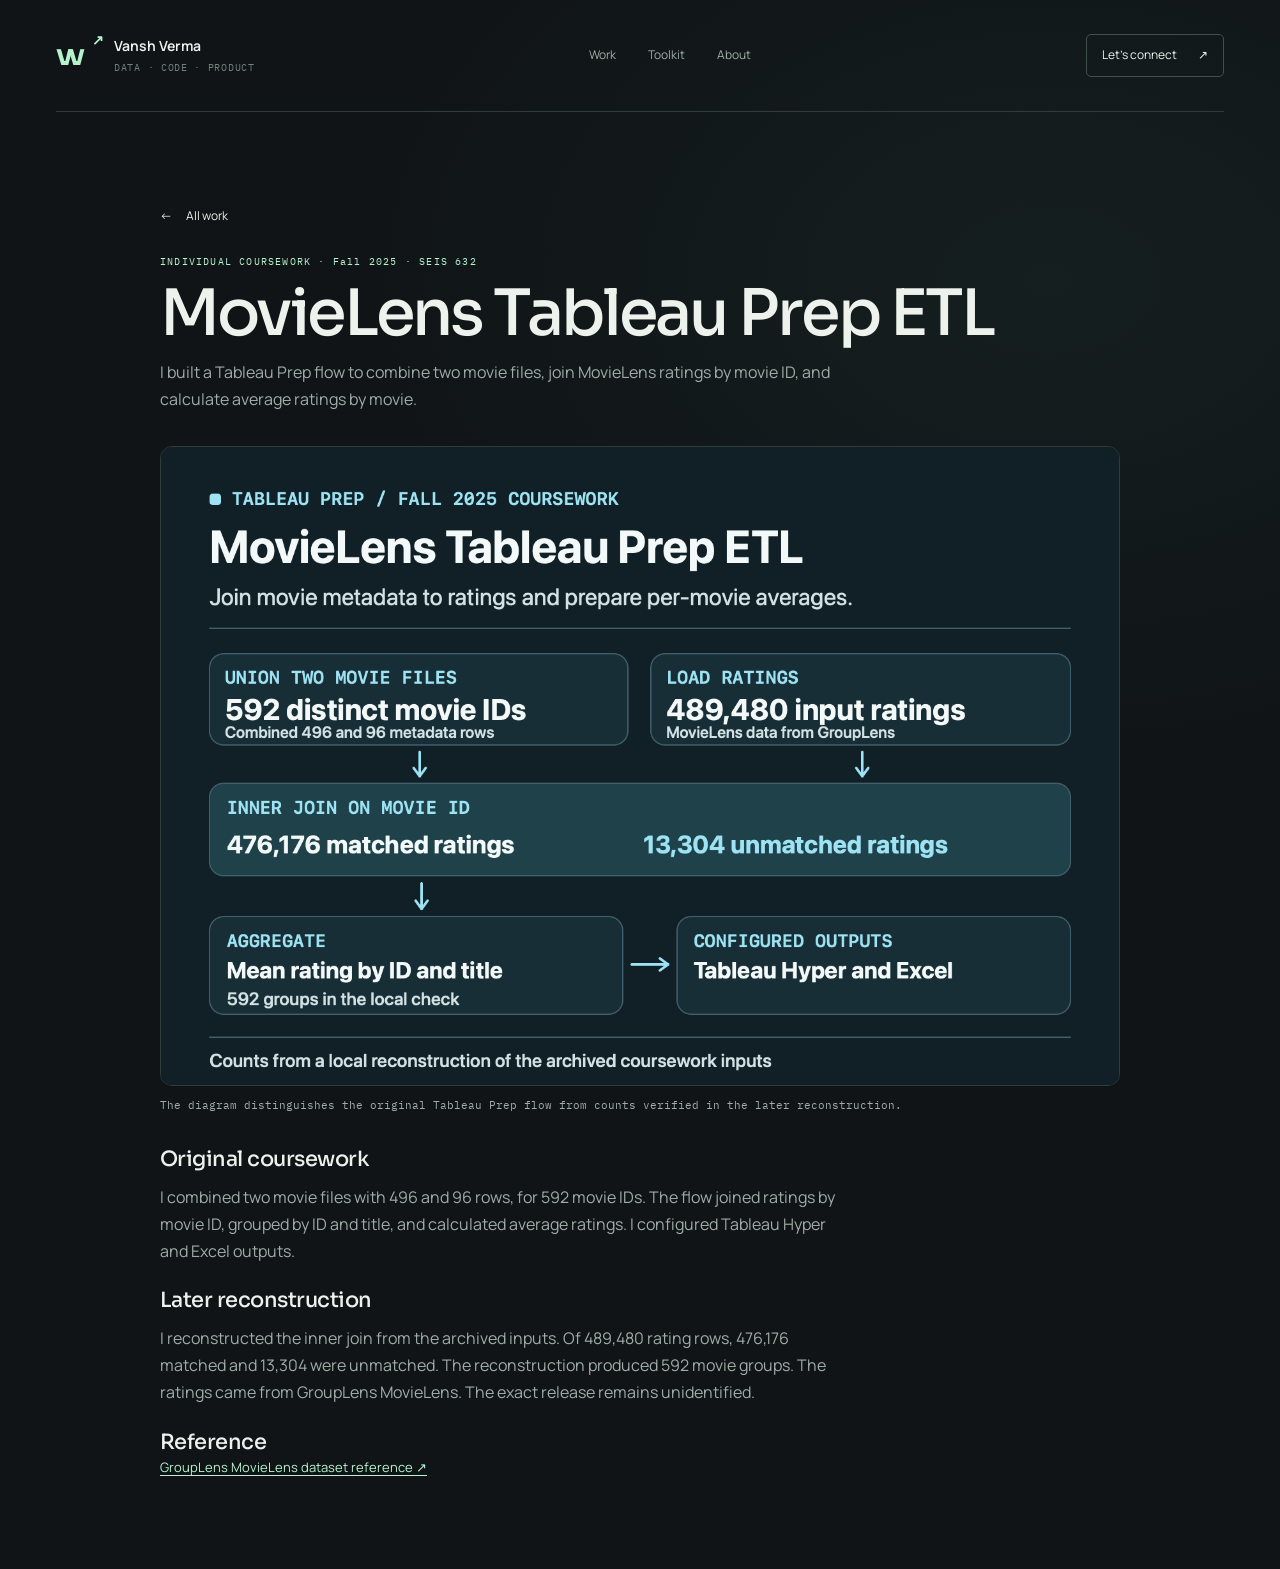
<file: docs/projects/movielens-tableau-prep/index.html>
<!doctype html>
<html lang="en">
<head>
  <meta charset="utf-8">
  <meta name="viewport" content="width=device-width, initial-scale=1">
  <meta name="theme-color" content="#101416">
  <meta name="description" content="I built a Tableau Prep flow to combine two movie files, join MovieLens ratings by movie ID, and calculate average ratings by movie.">
  <meta property="og:type" content="article">
  <meta property="og:title" content="MovieLens Tableau Prep ETL · Vansh Verma">
  <meta property="og:description" content="I built a Tableau Prep flow to combine two movie files, join MovieLens ratings by movie ID, and calculate average ratings by movie.">
  <meta property="og:url" content="https://vanshverma0401-wq.github.io/vanshverma0401-wq/projects/movielens-tableau-prep/">
  <meta property="og:image" content="https://vanshverma0401-wq.github.io/vanshverma0401-wq/assets/projects/movielens-prep-overview.png">
  <meta property="og:image:alt" content="MovieLens workflow showing two movie files, 489,480 input ratings, 476,176 matched ratings, and 592 movie groups in the later reconstruction.">
  <title>MovieLens Tableau Prep ETL · Vansh Verma</title>
  <link rel="canonical" href="https://vanshverma0401-wq.github.io/vanshverma0401-wq/projects/movielens-tableau-prep/">
  <link rel="icon" href="../../assets/favicon.svg" type="image/svg+xml">
  <link rel="stylesheet" href="../../styles.css?v=36d76621f976">
</head>
<body>
  <a class="skip-link" href="#main">Skip to content</a>
  <header class="site-header">
    <a class="identity" href="../../" aria-label="Vansh Verma, home"><span class="monogram" aria-hidden="true">vv<span>↗</span></span><span>Vansh Verma<span class="identity-sub">DATA · CODE · PRODUCT</span></span></a>
    <nav aria-label="Main navigation">
      <a href="../../#work">Work</a>
      <a href="../../#toolkit">Toolkit</a>
      <a href="../../#about">About</a>
    </nav>
    <a class="nav-contact" href="../../#contact">Let’s connect <span aria-hidden="true">↗</span></a>
  </header>

  <main id="main" class="project-page section-shell">
    <article aria-labelledby="project-title">
      <a class="text-link" href="../../#work"><span aria-hidden="true">←</span> All work</a>
      <header>
        <p class="eyebrow">INDIVIDUAL COURSEWORK · Fall 2025 · SEIS 632</p>
        <h1 id="project-title">MovieLens Tableau Prep ETL</h1>
        <p class="project-page-summary">I built a Tableau Prep flow to combine two movie files, join MovieLens ratings by movie ID, and calculate average ratings by movie.</p>
      </header>
      <figure class="project-page-figure">
        <a href="../../assets/projects/movielens-prep-overview.png" aria-label="Open the full-size MovieLens Tableau Prep ETL diagram">
          <img src="../../assets/projects/movielens-prep-overview.png" width="1500" height="1000" alt="MovieLens workflow showing two movie files, 489,480 input ratings, 476,176 matched ratings, and 592 movie groups in the later reconstruction.">
        </a>
        <figcaption class="dialog-caption">The diagram distinguishes the original Tableau Prep flow from counts verified in the later reconstruction.</figcaption>
      </figure>
      <div class="project-page-copy">
        <section aria-labelledby="section-1">
          <h2 id="section-1">Original coursework</h2>
          <p>I combined two movie files with 496 and 96 rows, for 592 movie IDs. The flow joined ratings by movie ID, grouped by ID and title, and calculated average ratings. I configured Tableau Hyper and Excel outputs.</p>
        </section>
        <section aria-labelledby="section-2">
          <h2 id="section-2">Later reconstruction</h2>
          <p>I reconstructed the inner join from the archived inputs. Of 489,480 rating rows, 476,176 matched and 13,304 were unmatched. The reconstruction produced 592 movie groups. The ratings came from GroupLens MovieLens. The exact release remains unidentified.</p>
        </section>
        <section aria-labelledby="reference">
          <h2 id="reference">Reference</h2>
          <a class="original-visual-link" href="https://grouplens.org/datasets/movielens/">GroupLens MovieLens dataset reference <span aria-hidden="true">↗</span></a>
        </section>
      </div>
    </article>
  </main>
</body>
</html>
</file>
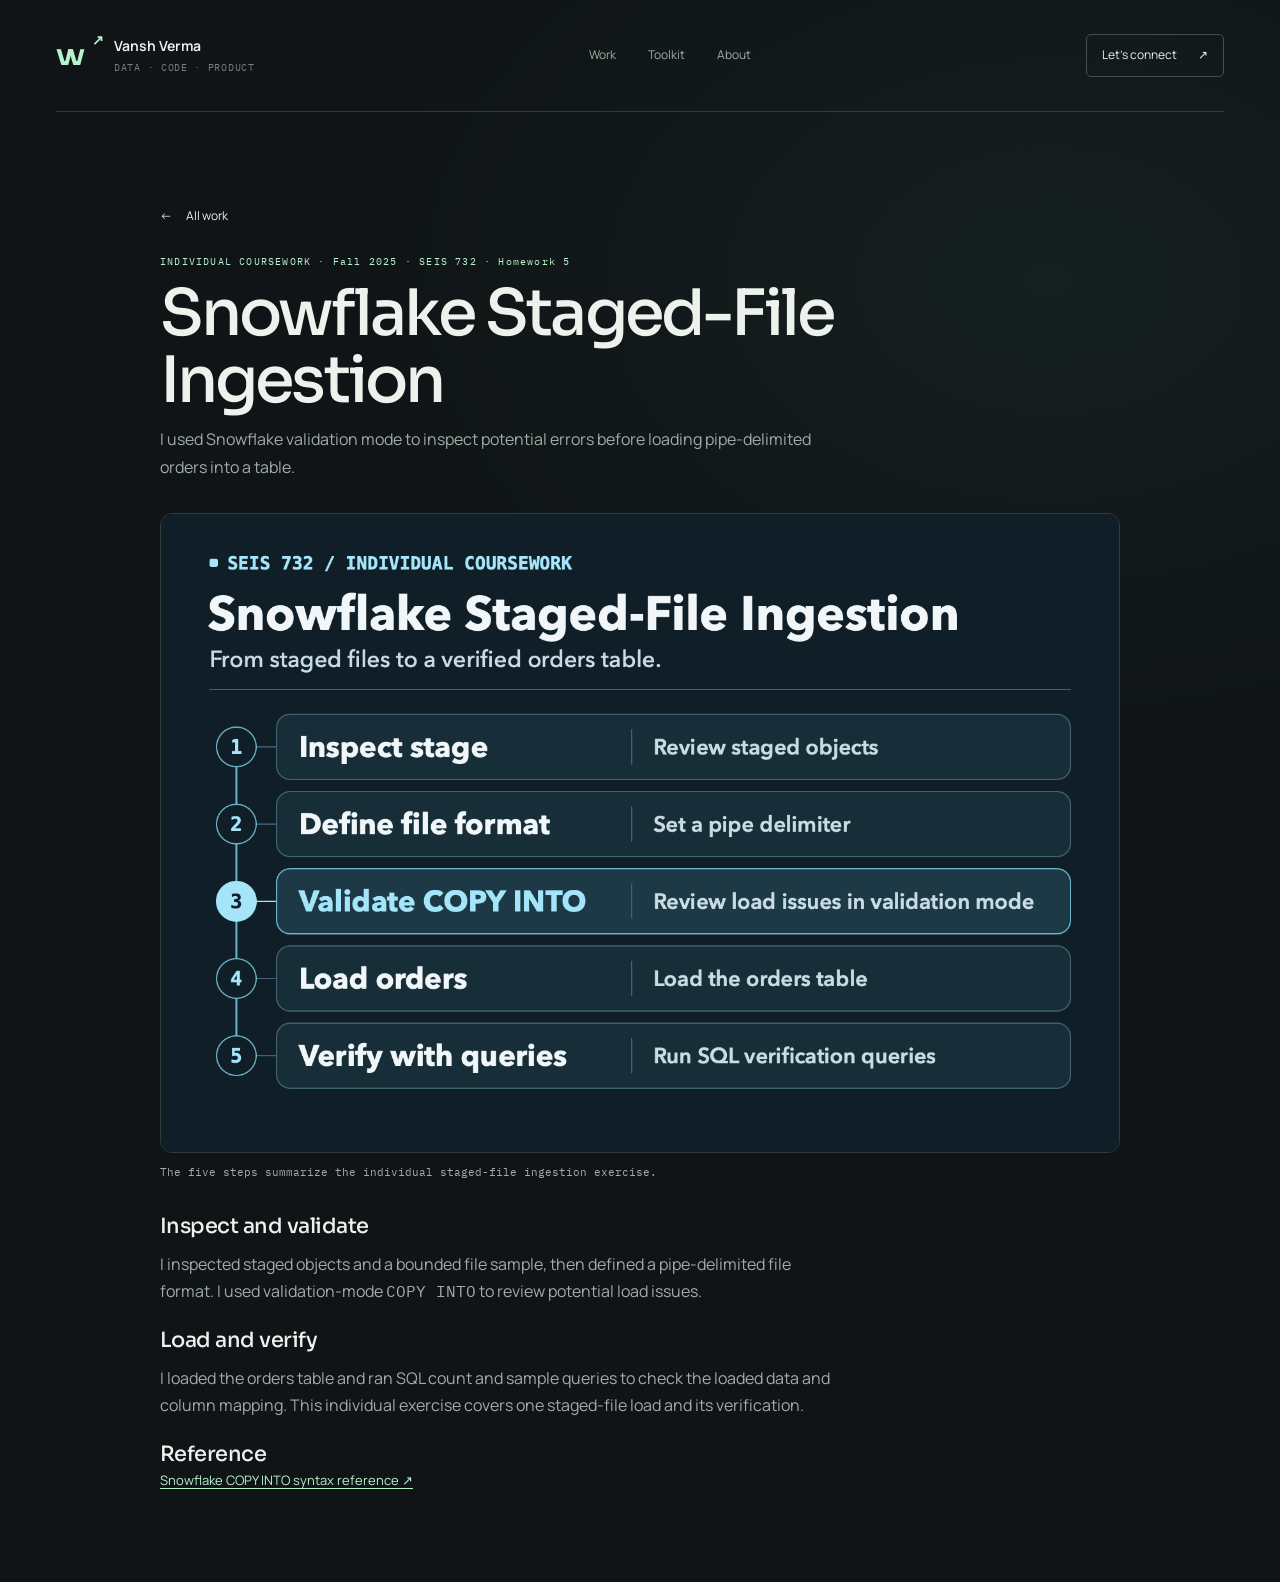
<file: docs/projects/snowflake-staged-file-ingestion/index.html>
<!doctype html>
<html lang="en">
<head>
  <meta charset="utf-8">
  <meta name="viewport" content="width=device-width, initial-scale=1">
  <meta name="theme-color" content="#101416">
  <meta name="description" content="I used Snowflake validation mode to inspect potential errors before loading pipe-delimited orders into a table.">
  <meta property="og:type" content="article">
  <meta property="og:title" content="Snowflake Staged-File Ingestion · Vansh Verma">
  <meta property="og:description" content="I used Snowflake validation mode to inspect potential errors before loading pipe-delimited orders into a table.">
  <meta property="og:url" content="https://vanshverma0401-wq.github.io/vanshverma0401-wq/projects/snowflake-staged-file-ingestion/">
  <meta property="og:image" content="https://vanshverma0401-wq.github.io/vanshverma0401-wq/assets/projects/snowflake-staged-file-ingestion-overview.png">
  <meta property="og:image:alt" content="Five Snowflake ingestion steps from staged-file inspection and validation-mode COPY INTO through loading and SQL verification.">
  <title>Snowflake Staged-File Ingestion · Vansh Verma</title>
  <link rel="canonical" href="https://vanshverma0401-wq.github.io/vanshverma0401-wq/projects/snowflake-staged-file-ingestion/">
  <link rel="icon" href="../../assets/favicon.svg" type="image/svg+xml">
  <link rel="stylesheet" href="../../styles.css?v=36d76621f976">
</head>
<body>
  <a class="skip-link" href="#main">Skip to content</a>
  <header class="site-header">
    <a class="identity" href="../../" aria-label="Vansh Verma, home"><span class="monogram" aria-hidden="true">vv<span>↗</span></span><span>Vansh Verma<span class="identity-sub">DATA · CODE · PRODUCT</span></span></a>
    <nav aria-label="Main navigation">
      <a href="../../#work">Work</a>
      <a href="../../#toolkit">Toolkit</a>
      <a href="../../#about">About</a>
    </nav>
    <a class="nav-contact" href="../../#contact">Let’s connect <span aria-hidden="true">↗</span></a>
  </header>

  <main id="main" class="project-page section-shell">
    <article aria-labelledby="project-title">
      <a class="text-link" href="../../#work"><span aria-hidden="true">←</span> All work</a>
      <header>
        <p class="eyebrow">INDIVIDUAL COURSEWORK · Fall 2025 · SEIS 732 · Homework 5</p>
        <h1 id="project-title">Snowflake Staged-File Ingestion</h1>
        <p class="project-page-summary">I used Snowflake validation mode to inspect potential errors before loading pipe-delimited orders into a table.</p>
      </header>
      <figure class="project-page-figure">
        <a href="../../assets/projects/snowflake-staged-file-ingestion-overview.png" aria-label="Open the full-size Snowflake Staged-File Ingestion diagram">
          <img src="../../assets/projects/snowflake-staged-file-ingestion-overview.png" width="1500" height="1000" alt="Five Snowflake ingestion steps from staged-file inspection and validation-mode COPY INTO through loading and SQL verification.">
        </a>
        <figcaption class="dialog-caption">The five steps summarize the individual staged-file ingestion exercise.</figcaption>
      </figure>
      <div class="project-page-copy">
        <section aria-labelledby="section-1">
          <h2 id="section-1">Inspect and validate</h2>
          <p>I inspected staged objects and a bounded file sample, then defined a pipe-delimited file format. I used validation-mode <code>COPY INTO</code> to review potential load issues.</p>
        </section>
        <section aria-labelledby="section-2">
          <h2 id="section-2">Load and verify</h2>
          <p>I loaded the orders table and ran SQL count and sample queries to check the loaded data and column mapping. This individual exercise covers one staged-file load and its verification.</p>
        </section>
        <section aria-labelledby="reference">
          <h2 id="reference">Reference</h2>
          <a class="original-visual-link" href="https://docs.snowflake.com/en/sql-reference/sql/copy-into-table">Snowflake COPY INTO syntax reference <span aria-hidden="true">↗</span></a>
        </section>
      </div>
    </article>
  </main>
</body>
</html>
</file>
<file: docs/styles.css>
@font-face{font-family:Sora;src:url('assets/fonts/sora.ttf') format('truetype');font-style:normal;font-weight:100 800;font-display:swap}
@font-face{font-family:Manrope;src:url('assets/fonts/manrope.ttf') format('truetype');font-style:normal;font-weight:200 800;font-display:swap}
@font-face{font-family:'IBM Plex Mono';src:url('assets/fonts/plex-mono.ttf') format('truetype');font-style:normal;font-weight:400;font-display:swap}
:root{--bg:#101416;--panel:#181e20;--panel-light:#20282a;--ink:#edf2ed;--muted:#a0ada7;--quiet:#73817b;--mint:#b6f3cd;--blue:#b3c8e4;--line:#303c37;--font-body:Manrope,Helvetica,sans-serif;--font-display:Sora,Helvetica,sans-serif;--font-mono:'IBM Plex Mono',monospace;--shell:1400px}
*{box-sizing:border-box}html{scroll-behavior:smooth;scroll-padding-top:100px}body{margin:0;background:var(--bg);color:var(--ink);font-family:var(--font-body);font-size:15px;line-height:1.7;-webkit-font-smoothing:antialiased}body::before{content:"";position:absolute;inset:0 0 auto;height:1000px;pointer-events:none;z-index:-1;background:radial-gradient(ellipse at 82% 28%,#25403940,transparent 47%)}[hidden]{display:none!important}a{color:inherit;text-decoration:none}button{font:inherit;color:inherit}img{max-width:100%;display:block}button,a{-webkit-tap-highlight-color:transparent}button{cursor:pointer}button:disabled{cursor:default}::selection{background:var(--mint);color:var(--bg)}:focus-visible{outline:2px solid var(--mint);outline-offset:5px}h1,h2,h3,p{margin:0}h1,h2,h3{font-family:var(--font-display);font-weight:500;line-height:1.13;letter-spacing:-.055em}ul{margin:0;padding:0;list-style:none}.section-shell{width:min(var(--shell),calc(100% - 112px));margin-inline:auto}.eyebrow{font-family:var(--font-mono);font-size:10px;letter-spacing:.12em;font-weight:400;line-height:1.6;color:var(--mint)}.muted-word{color:var(--muted)}.skip-link{position:fixed;top:-100px;left:20px;padding:12px 20px;background:var(--mint);color:var(--bg);z-index:100}.skip-link:focus{top:12px}
.site-header{max-width:var(--shell);width:calc(100% - 112px);height:112px;display:flex;align-items:center;justify-content:space-between;margin:auto;border-bottom:1px solid var(--line)}.identity{display:flex;align-items:center;gap:15px;font-weight:650;font-size:14px;line-height:1.4}.identity-sub{display:block;color:var(--quiet);font:8px/1.5 var(--font-mono);letter-spacing:.16em;margin-top:5px}.monogram{position:relative;font-family:var(--font-display);font-size:29px;letter-spacing:-.16em;font-weight:650;color:var(--mint);width:43px}.monogram>span{font-size:14px;position:absolute;top:-4px;right:0}.site-header nav{display:flex;gap:32px;font-size:12px}.site-header nav a{color:var(--muted);transition:color .2s}.site-header nav a:hover,.text-link:hover{color:var(--mint)}.site-header nav span{font:8px var(--font-mono);margin-right:7px;color:var(--quiet)}.nav-contact{font-size:12px;border:1px solid #42504a;border-radius:5px;padding:10px 15px;display:flex;gap:21px;align-items:center}.nav-contact:hover{border-color:var(--mint);color:var(--mint)}
.hero{min-height:850px;position:relative;display:grid;grid-template-columns:1fr 1fr;gap:10px;padding-top:73px;padding-bottom:104px;align-items:center}.hero-copy{position:relative;z-index:2}.hero .eyebrow{display:flex;align-items:center;gap:9px;margin-bottom:26px}.status-dot{width:6px;height:6px;background:var(--mint);border-radius:100%;box-shadow:0 0 0 4px #b6f3cd12}.hero h1{font-size:clamp(60px,5.9vw,88px);line-height:1.05;letter-spacing:-.07em}.hero h1>span{color:var(--mint)}.hero-intro{max-width:395px;margin-top:26px;font-size:14px;line-height:1.9;color:var(--muted)}.hero-actions{display:flex;align-items:center;gap:30px;margin-top:30px}.button{display:inline-flex;align-items:center;justify-content:space-between;gap:35px;min-height:48px;padding:13px 20px;font-size:12px;font-weight:700;border-radius:4px;transition:transform .2s,background .2s}.button-mint{background:var(--mint);color:#14231b}.button-mint:hover{background:#c9ffdc;transform:translateY(-2px)}.button span{font-size:19px;line-height:1}.text-link{font-size:12px;color:var(--ink);display:flex;gap:14px;align-items:center}.hero-note{font-family:var(--font-mono);font-size:9px;line-height:1.85;letter-spacing:.01em;color:var(--quiet);margin-top:31px}.hero-art{align-self:stretch;position:relative;min-height:625px;perspective:1400px;margin-left:-6%;margin-right:-4%}.orbit-label{position:absolute;right:-9px;top:60px;writing-mode:vertical-rl;font:8px var(--font-mono);letter-spacing:.21em;color:var(--quiet)}.depth-stage{height:100%;min-height:625px;position:relative;transform-style:preserve-3d;transform:rotateY(var(--pointer-y,0deg)) rotateX(var(--pointer-x,0deg));transition:transform .5s ease-out}.depth-grid{position:absolute;width:106%;height:85%;left:-8%;top:19%;transform:perspective(700px) rotateX(59deg) rotateZ(-22deg);background-image:linear-gradient(#6e998218 1px,transparent 1px),linear-gradient(90deg,#6e998218 1px,transparent 1px);background-size:38px 38px;mask-image:radial-gradient(ellipse,#000 10%,transparent 70%)}.data-window{position:absolute;border:1px solid #425148;background:#1c2422;box-shadow:0 24px 60px #0005;border-radius:9px;overflow:hidden}.window-bar{height:34px;display:flex;align-items:center;justify-content:space-between;padding:0 14px;border-bottom:1px solid #3a4840;background:#26322c;font:7px var(--font-mono);letter-spacing:.07em;color:#9eada2}.window-dots{letter-spacing:3px;color:#718878;font-size:7px}.window-back{width:87%;left:8%;top:26px;transform:rotate(-7deg) perspective(1000px) rotateY(-12deg);opacity:.82}.code-lines{padding:22px 25px 27px;font:10px/2.3 var(--font-mono);color:#d1ddd4;white-space:nowrap}.code-comment{color:#7b9180}.code-blue{color:#b3c8e4}.window-pipeline{width:96%;top:171px;left:-3%;transform:rotate(3deg) perspective(1000px) rotateY(-8deg);z-index:2;background:#202b24;box-shadow:0 25px 65px #0008}.pipeline-nodes{padding:26px 22px 25px;display:flex;align-items:center;justify-content:space-between;gap:10px}.pipeline-nodes>div{display:flex;flex-direction:column}.node-number{font:7px var(--font-mono);color:#82978a;letter-spacing:.15em;margin-bottom:7px}.pipeline-nodes strong{font:500 clamp(22px,2.4vw,34px)/1.1 var(--font-display);letter-spacing:-.04em;color:var(--mint)}.pipeline-nodes small{font-size:8px;color:#b6c4b9;margin-top:6px}.node-arrow{color:#789484;font-size:17px}.pipeline-footer{display:flex;align-items:center;gap:5px;padding:10px 16px;border-top:1px solid #405047;font:6px var(--font-mono);letter-spacing:.04em;color:#b3c4b6}.pipeline-footer>span:last-child{margin-left:auto;color:#8f9e93}.tiny-dot{width:4px;height:4px;border-radius:50%;background:var(--mint)}.window-result{width:75%;right:0;top:355px;z-index:3;transform:rotate(-5deg) perspective(1000px) rotateY(-6deg);background:#dce7dd;color:#18231c;border-color:#a2baa4;box-shadow:0 35px 65px #0007}.result-heading{padding:21px 23px 13px;position:relative}.mini-label{font:6px var(--font-mono);letter-spacing:.11em;color:#5d7662}.result-heading h2{font-size:25px;line-height:1.15;letter-spacing:-.05em;margin-top:9px}.result-symbol{position:absolute;right:21px;top:29px;font-size:22px}.window-result img{width:100%;height:155px;object-fit:cover;object-position:center 20%;background:white}.window-result p{font:6px/1.6 var(--font-mono);padding:9px 15px 11px;color:#44664a}.floating-index{position:absolute;left:-3%;bottom:4%;transform:rotate(-7deg);display:flex;flex-direction:column;gap:10px}.floating-index>span{font:7px var(--font-mono);letter-spacing:.14em;color:var(--quiet)}.floating-index strong{font:500 38px var(--font-display);letter-spacing:-.08em;color:#6e8c7b}.hero-baseline{position:absolute;bottom:30px;left:0;right:0;display:flex;justify-content:space-between;align-items:center;border-top:1px solid var(--line);padding-top:20px;font:8px var(--font-mono);letter-spacing:.12em;color:var(--quiet)}.hero-baseline a{color:var(--muted)}.hero-baseline a>span{margin-left:24px;color:var(--mint);font-size:13px}
.work-section{padding-top:80px;padding-bottom:90px}.section-heading{display:flex;justify-content:space-between;align-items:flex-end;gap:40px;margin-bottom:45px}.section-heading .eyebrow{margin-bottom:20px}.section-heading h2{font-size:clamp(42px,4.4vw,62px);letter-spacing:-.06em}.section-heading>p{font-size:12px;line-height:1.9;color:var(--muted);max-width:350px;padding-bottom:6px}.work-toolbar{display:flex;align-items:center;justify-content:space-between;gap:22px;border-top:1px solid var(--line);padding:20px 0 27px}.filters{display:flex;flex-wrap:wrap;gap:6px}.filters button{border:1px solid transparent;background:none;font-size:10px;padding:8px 12px;color:var(--muted);border-radius:4px;white-space:nowrap;transition:background .2s,color .2s}.filters button:hover{color:var(--ink)}.filters button[aria-pressed=true]{background:var(--mint);color:#17291e;font-weight:700}.filters button>span{font:8px var(--font-mono);margin-left:7px;opacity:.6}.project-count{font:8px var(--font-mono);letter-spacing:.09em;white-space:nowrap;color:var(--quiet)}.project-grid{display:grid;grid-template-columns:repeat(2,minmax(0,1fr));gap:26px}.project-card{min-width:0;border:1px solid var(--line);border-radius:9px;background:var(--panel);overflow:hidden;transition:border-color .25s,transform .25s;display:flex;flex-direction:column}.project-card:hover{border-color:#607a6b;transform:translateY(-3px)}.project-card.project-featured{grid-column:1/-1;display:grid;grid-template-columns:1fr 1.17fr;background:#1d2922}.featured-copy{padding:38px 42px 35px}.project-topline{display:flex;align-items:center;justify-content:space-between;gap:12px;font-family:var(--font-mono);font-size:7px;line-height:1.5;letter-spacing:.07em}.project-index{color:var(--mint)}.project-kind{color:var(--muted);text-align:right}.project-featured h3{font-size:46px;line-height:1.1;margin-top:26px}.project-description{font-size:12px;line-height:1.9;margin-top:19px;color:#b2c0b6;max-width:335px}.featured-metric{margin-top:25px;display:flex;flex-direction:column;gap:7px}.featured-metric>strong{font-family:var(--font-display);font-size:27px;font-weight:500;letter-spacing:-.05em;color:var(--mint)}.featured-metric>strong span{font-size:22px;color:#718d79;padding:0 7px}.featured-metric>span{font:6px var(--font-mono);color:#95ac9d;letter-spacing:.08em}.tags{display:flex;flex-wrap:wrap;gap:6px;margin-top:20px}.tags>li{font:8px/1.4 var(--font-mono);color:#b9cac0;border:1px solid #3b4b41;background:#1a241e80;padding:5px 7px;border-radius:3px}.project-links{display:flex;gap:24px;align-items:center;margin-top:28px;font-size:10px}.project-links>a:first-child{font-weight:750;color:var(--mint)}.project-links span{margin-left:8px}.project-links>a:last-child{color:#a8bbb0;font-size:9px}.project-image{display:block;position:relative;background:#e9edeb;overflow:hidden;aspect-ratio:1.65}.project-image>img{width:100%;height:100%;object-fit:contain;transition:transform .5s cubic-bezier(.2,.7,.2,1)}.project-image:hover>img{transform:scale(1.025)}.featured-image{display:flex;flex-direction:column;aspect-ratio:auto;justify-content:center;padding:29px;background:#cfded3;color:#172a1e;gap:25px}.featured-image>img{height:auto;width:100%;object-fit:contain;border:1px solid #b2c4b7;border-radius:4px;box-shadow:0 18px 30px #27473118}.image-caption-top{display:flex;justify-content:space-between;font:7px var(--font-mono);letter-spacing:.1em;color:#56745e}.image-caption-top span:last-child{font-size:18px}.featured-image>p{font-size:11px;font-weight:600;line-height:1.7}.featured-image>p>span{display:block;font-size:8px;font-weight:400;color:#577362;margin-top:4px}.image-open{position:absolute;right:16px;top:16px;display:grid;place-items:center;width:31px;height:31px;border-radius:50%;background:#101416d9;color:var(--mint);font-size:17px;box-shadow:0 3px 10px #0002}.card-copy{padding:26px 29px 27px;display:flex;flex-direction:column;flex:1}.card-copy h3{font-size:31px;margin-top:20px;letter-spacing:-.05em}.card-copy>p:not(.evidence-note){font-size:11px;line-height:1.9;color:var(--muted);margin-top:16px;max-width:415px}.card-copy .tags{margin-top:20px}.card-copy .tags>li{font-size:7px;color:#b3c2ba;background:#222d27;border-color:#39463e}.evidence-note{font:7px/1.8 var(--font-mono);letter-spacing:.01em;color:#93a59a;margin-top:20px}.card-link{display:flex;align-items:center;justify-content:space-between;gap:15px;padding-top:20px;margin-top:auto;font-size:10px;font-weight:650;color:#dfebe2}.card-link span{color:var(--mint);font-size:19px;line-height:1}.card-link:hover{color:var(--mint)}.diagram-image{background:#14201c}.chart-image{padding:14px;background:#e8ece9}.chart-image>img{object-position:center;background:#fff;border-radius:3px}.phone-image{background:radial-gradient(ellipse at 60% 35%,#4b625b,#25352f 64%);display:flex;align-items:center;justify-content:flex-end;padding:25px 13% 0;isolation:isolate}.phone-image>img{width:36%;height:auto;max-height:none;object-fit:cover;align-self:flex-start;border:5px solid #0a0d0d;border-radius:28px;box-shadow:0 20px 30px #0008;transform:rotate(9deg);position:relative;z-index:1}.phone-image:hover>img{transform:rotate(6deg) translateY(-4px)}.phone-type{position:absolute;left:9%;top:17%;font-family:var(--font-display);font-size:clamp(38px,5vw,68px);line-height:.91;font-weight:600;letter-spacing:-.085em;color:#c9e4d4}.phone-type>span{display:block;font:6px var(--font-mono);letter-spacing:.15em;margin-top:22px;color:#91ad9d}.work-footer{font-size:10px;line-height:1.9;color:var(--muted);max-width:750px;margin-top:30px}.work-footer a{display:inline-block;color:var(--mint);margin-left:4px}.work-footer a>span{margin-left:5px}
.toolkit-section{padding-top:80px;padding-bottom:95px;border-top:1px solid var(--line)}.skill-grid{display:grid;grid-template-columns:repeat(3,1fr);border:1px solid var(--line);border-radius:8px;overflow:hidden}.skill-grid article{padding:31px 29px 29px;background:#161c1d;min-width:0;display:flex;flex-direction:column}.skill-grid article+article{border-left:1px solid var(--line)}.skill-number{font:9px var(--font-mono);color:var(--mint);display:grid;place-items:center;width:28px;height:28px;border:1px solid #435749;border-radius:50%;margin-bottom:33px}.skill-heading{display:flex;justify-content:space-between;align-items:center;gap:10px}.skill-heading h3{font-size:22px;letter-spacing:-.055em}.skill-heading>span{color:#6c8878;font-size:24px}.skill-grid article>p{font-size:10px;color:var(--muted);line-height:1.9;margin-top:17px;max-width:250px}.skill-list{margin:25px 0 25px;font:9px/2.5 var(--font-mono);color:#c0cfc5;flex:1}.skill-list>li::before{content:"↳";color:#607e69;margin-right:8px}.skill-grid article>a{font-size:9px;color:var(--mint);display:flex;justify-content:space-between;border-top:1px solid #2c3931;padding-top:11px;margin-top:10px}.about-section{display:grid;grid-template-columns:.8fr 1.2fr;gap:80px;padding-top:90px;padding-bottom:100px;border-top:1px solid var(--line)}.about-mark{position:relative;min-height:360px;display:flex;align-items:center;justify-content:center;gap:0;background:radial-gradient(ellipse,#243a2d55,transparent 67%);overflow:hidden}.about-mark>span{font-family:var(--font-display);font-size:230px;font-weight:700;letter-spacing:-.22em;line-height:1;color:#b6f3cd09;-webkit-text-stroke:1px #b6f3cd4a;transform:perspective(500px) rotateY(-25deg) rotate(-13deg);text-shadow:3px 5px #b6f3cd08,6px 10px #b6f3cd08,9px 15px #b6f3cd08}.about-mark>span+span{transform:perspective(500px) rotateY(-25deg) rotate(-13deg) translateY(30px);color:#b6f3cd0c;margin-left:-16px}.about-mark small{position:absolute;bottom:20px;left:15px;color:#708d7b;font:8px/1.8 var(--font-mono);letter-spacing:.15em}.about-copy .eyebrow{margin-bottom:22px}.about-copy h2{font-size:39px;line-height:1.2}.about-copy>p:not(.eyebrow){font-size:12px;line-height:1.95;margin-top:24px;color:var(--muted);max-width:590px}.background-notes{display:grid;grid-template-columns:1fr 1fr;gap:30px;margin-top:30px;padding-top:25px;border-top:1px solid var(--line)}.background-notes span{font:7px var(--font-mono);letter-spacing:.07em;color:#82998a}.background-notes p{font-size:10px;color:#b3c0b9;line-height:1.9;margin-top:10px}.about-meta{display:flex;gap:16px;flex-wrap:wrap;margin-top:32px;font:6px/1.6 var(--font-mono);color:var(--mint);letter-spacing:.05em}.about-meta>span+span::before{content:"·";margin-right:16px;color:var(--quiet)}.contact-section{border-top:1px solid var(--line);padding-top:75px;padding-bottom:90px}.contact-section .eyebrow{margin-bottom:25px}.contact-layout{display:grid;grid-template-columns:1.45fr 1fr;gap:60px;align-items:end}.contact-layout h2{font-size:clamp(35px,4.7vw,66px);line-height:1.16}.contact-layout h2>span{color:var(--mint)}.contact-layout>div{max-width:300px;justify-self:end}.contact-layout>div>p{color:var(--muted);font-size:11px;line-height:1.9;margin-bottom:23px}.contact-layout .button{width:100%;gap:20px}.contact-github{display:flex;justify-content:space-between;font-size:10px;color:#c2d2c8;margin-top:19px}.contact-github:hover{color:var(--mint)}.site-footer{display:flex;justify-content:space-between;align-items:center;gap:20px;flex-wrap:wrap;border-top:1px solid var(--line);padding-block:28px 35px;font:7px var(--font-mono);letter-spacing:.04em;color:var(--quiet)}.footer-name{font:650 12px var(--font-body);color:var(--ink)}.footer-name>span{color:var(--mint);margin-left:12px}.site-footer>a:last-child{color:#a0b1a7}.site-footer>a:last-child:hover{color:var(--mint)}
dialog{max-width:none;width:min(1120px,calc(100vw - 64px));max-height:calc(100dvh - 64px);padding:0;border:1px solid #54705e;border-radius:10px;background:#18201b;color:var(--ink);box-shadow:0 40px 140px #000b;overflow:auto}dialog::backdrop{background:#070b09d9;backdrop-filter:blur(8px)}.dialog-shell{position:relative}.dialog-close{position:sticky;z-index:3;right:18px;top:14px;display:flex;align-items:center;gap:15px;margin-left:auto;margin-right:15px;margin-top:14px;padding:7px 11px;background:#23382a;color:var(--mint);border:1px solid #4c6553;border-radius:4px;font-size:10px}.dialog-close span{font-size:20px;line-height:1}.dialog-header{padding:12px 35px 28px}.dialog-header .eyebrow{margin-bottom:12px}.dialog-header h2{font-size:36px;letter-spacing:-.05em}.dialog-layout{display:grid;grid-template-columns:1.2fr 1fr;border-top:1px solid #354c3d}.dialog-visual{background:#d9e4dc;padding:24px;display:flex;flex-direction:column;min-width:0;align-items:center;justify-content:center}.dialog-visual img{max-height:60vh;width:100%;object-fit:contain;box-shadow:0 8px 24px #18302120}.dialog-visual img.is-phone{max-height:520px;width:auto;max-width:100%;border-radius:20px;border:5px solid #111713}.dialog-caption{font:8px/1.8 var(--font-mono);color:#385842;margin-top:16px;width:100%}.image-controls{display:flex;justify-content:space-between;gap:16px;align-items:center;width:100%;margin-top:17px;color:#243b2c;font:9px var(--font-mono)}.image-controls button{background:#c1d4c6;border:1px solid #809d8a;border-radius:3px;padding:5px 10px;font-size:17px;line-height:1}.dialog-details{padding:28px 29px 33px}.dialog-details>p{font-size:11px;line-height:1.9;color:#bacbc0}.dialog-details h3{font:9px var(--font-mono);letter-spacing:.09em;color:var(--mint);margin:26px 0 10px}.dialog-details ul{font-size:10px;line-height:1.9;color:#b0c4b7}.dialog-details li{margin-bottom:7px;padding-left:15px;position:relative}.dialog-details li::before{content:"↳";position:absolute;left:0;color:#6f967c}.dialog-details .dialog-credit{font-size:9px;color:#93ac9c;line-height:1.9}.dialog-links{display:flex;flex-wrap:wrap;gap:10px;margin-top:27px}.dialog-links a{font-size:9px;font-weight:650;color:var(--mint);border:1px solid #526d59;padding:8px 12px;border-radius:3px}.dialog-links a:hover{background:#294531}
@media (min-width:1450px){.hero-art{margin-right:0}.hero{gap:35px}.window-result{top:365px}.floating-index{bottom:1%}}
@media (max-width:1100px){.section-shell,.site-header{width:calc(100% - 72px)}.hero{min-height:780px;padding-top:62px;gap:0}.hero h1{font-size:64px}.hero-art{min-height:590px;margin-left:-5%;margin-right:-1%}.depth-stage{min-height:590px}.window-back{top:48px;left:4%;width:93%}.code-lines{font-size:8px;padding:17px}.window-pipeline{top:190px;left:-2%;width:100%}.pipeline-nodes{padding:21px 13px;gap:6px}.pipeline-nodes strong{font-size:25px}.pipeline-nodes small{font-size:6px}.pipeline-footer{font-size:5px;padding:9px 10px}.window-result{top:355px;width:81%}.window-result img{height:130px}.result-heading h2{font-size:22px}.floating-index{left:0;bottom:2%}.section-heading>p{max-width:280px}.featured-copy{padding:30px}.project-featured h3{font-size:39px}.featured-image{padding:20px;gap:20px}.project-description{font-size:11px}.featured-metric>strong{font-size:24px}.card-copy{padding:24px}.project-topline{font-size:6px}.card-copy h3{font-size:28px}.tags>li{font-size:7px}.filters button{font-size:9px;padding:7px 9px}.filters{gap:3px}.about-section{gap:40px}.about-copy h2{font-size:33px}.skill-grid article{padding:27px 23px}.skill-heading h3{font-size:19px}.skill-grid article>p{font-size:9px}.skill-list{font-size:8px}.about-mark>span{font-size:190px}.contact-layout{grid-template-columns:1.5fr 1fr;gap:40px}}
@media (max-width:800px){.section-shell,.site-header{width:calc(100% - 48px)}.site-header{height:89px}.site-header nav{gap:20px;font-size:10px}.site-header nav span{display:none}.nav-contact{display:none}.hero{grid-template-columns:1fr;min-height:0;padding-top:54px;padding-bottom:85px}.hero-copy{max-width:100%}.hero h1{font-size:72px;line-height:1.06}.desktop-break{display:none}.hero-intro{max-width:440px;font-size:13px}.hero-note{display:none}.hero-art{margin:34px 0 0;min-height:590px;max-width:650px;width:100%;justify-self:center}.depth-stage{min-height:590px}.window-back{width:78%;left:14%;top:28px}.window-pipeline{width:83%;left:4%;top:170px}.pipeline-nodes{padding:24px 22px}.pipeline-nodes strong{font-size:34px}.pipeline-nodes small{font-size:8px}.pipeline-footer{font-size:6px;padding:10px 15px}.window-result{width:63%;right:0;top:327px}.window-result img{height:155px}.result-heading h2{font-size:24px}.floating-index{left:6%;bottom:0}.orbit-label{right:-5px;top:47px}.hero-baseline{bottom:13px;padding-top:16px;font-size:7px}.hero-baseline>a{font-size:6px}.hero-baseline>a>span{margin-left:12px}.work-section{padding-top:65px;padding-bottom:70px}.section-heading{gap:25px;align-items:flex-start;margin-bottom:28px}.section-heading h2{font-size:43px}.section-heading>p{font-size:10px;max-width:220px;align-self:flex-end}.section-heading .eyebrow{font-size:8px;margin-bottom:17px}.project-grid{gap:19px}.project-card.project-featured{grid-template-columns:1fr}.featured-copy{padding:30px}.featured-copy h3 br{display:none}.featured-copy h3{font-size:37px;margin-top:20px}.project-description{max-width:100%;font-size:12px}.featured-metric{margin-top:18px}.featured-metric>strong{font-size:29px}.featured-metric>span{font-size:6px}.featured-image{min-height:0;padding:24px 30px;gap:20px}.featured-image>img{max-height:350px;object-fit:contain;background:white}.featured-image>p{font-size:10px}.project-topline{font-size:6px}.card-copy{padding:20px}.card-copy h3{font-size:25px}.card-copy>p:not(.evidence-note){font-size:10px}.card-copy .tags>li{font-size:6px;padding:4px 6px}.card-copy .tags{gap:4px;margin-top:15px}.evidence-note{font-size:6px}.card-link{font-size:8px}.project-image{aspect-ratio:1.5}.phone-type{font-size:43px;left:8%;top:20%}.phone-image{padding-right:10%}.phone-image>img{width:41%;border-width:3px;border-radius:17px}.phone-type>span{font-size:4px;margin-top:14px}.image-open{height:25px;width:25px;right:11px;top:11px;font-size:14px}.work-toolbar{align-items:flex-start;padding-top:17px;gap:15px}.filters{gap:6px}.filters button{font-size:8px;padding:6px 8px;border-color:#2d3d33}.project-count{font-size:6px;padding-top:9px}.filters button>span{font-size:6px}.toolkit-section{padding-block:60px 70px}.skill-grid{grid-template-columns:1fr}.skill-grid article{padding:25px;display:grid;grid-template-columns:1fr 1fr;gap:0 30px}.skill-grid article+article{border-left:0;border-top:1px solid var(--line)}.skill-number{margin-bottom:20px;grid-column:1/-1}.skill-heading{grid-column:1}.skill-heading h3{font-size:24px}.skill-grid article>p{font-size:10px;grid-column:1;margin-top:10px}.skill-list{grid-column:2;grid-row:2/5;margin:0;font-size:9px}.skill-grid article>a{grid-column:1;font-size:8px}.about-section{grid-template-columns:1fr;padding-block:60px 65px;gap:20px}.about-mark{min-height:190px;justify-content:flex-start;padding-left:20px;order:2;margin-top:5px;background:radial-gradient(ellipse at 25%,#243a2d55,transparent 55%)}.about-mark>span{font-size:150px}.about-mark small{left:auto;right:15px;bottom:45px}.about-copy h2{font-size:39px}.about-copy>p:not(.eyebrow){font-size:11px;max-width:none;margin-top:20px}.background-notes p{font-size:10px}.contact-section{padding-block:60px 60px}.contact-layout{grid-template-columns:1fr;gap:30px}.contact-layout h2{font-size:47px}.contact-layout>div{justify-self:start;max-width:400px}.contact-layout>div>p{font-size:11px;margin-bottom:20px}.contact-layout .button{width:auto;gap:45px}.contact-github{font-size:9px}.site-footer{gap:17px;padding-block:24px 28px}.site-footer>p{margin-left:auto}.site-footer>a:last-child{width:100%}.site-footer>span{display:none}dialog{width:calc(100vw - 32px);max-height:calc(100dvh - 32px)}.dialog-layout{grid-template-columns:1fr}.dialog-header{padding:8px 23px 22px}.dialog-header h2{font-size:30px}.dialog-visual{padding:20px}.dialog-visual img{max-height:45vh}.dialog-visual img.is-phone{max-height:400px}.dialog-details{padding:23px}.dialog-details>p{font-size:11px}.dialog-caption{font-size:7px}.dialog-details li{font-size:10px}}
@media (max-width:540px){.section-shell,.site-header{width:calc(100% - 36px)}.site-header{height:80px}.identity{font-size:12px;gap:12px}.identity-sub{font-size:6px}.monogram{font-size:26px;width:38px}.site-header nav{gap:16px;font-size:9px}.hero{padding-top:43px}.hero .eyebrow{font-size:7px;margin-bottom:23px;letter-spacing:.09em}.hero h1{font-size:clamp(52px,13.3vw,70px);letter-spacing:-.065em}.hero-intro{font-size:12px;margin-top:23px;max-width:355px}.hero-actions{gap:25px;margin-top:25px}.button{font-size:10px;min-height:46px;padding:12px 16px;gap:27px}.text-link{font-size:10px;gap:11px}.hero-art{min-height:430px;margin-top:32px}.depth-stage{min-height:430px}.window-back{width:85%;left:8%;top:18px}.window-bar{height:27px;padding-inline:10px;font-size:5px}.code-lines{font-size:6px;padding:14px;line-height:2.2}.window-pipeline{width:95%;left:0;top:126px}.pipeline-nodes{padding:20px 15px;gap:5px}.pipeline-nodes strong{font-size:25px}.pipeline-nodes small{font-size:6px}.node-number{font-size:5px;margin-bottom:5px}.node-arrow{font-size:12px}.pipeline-footer{font-size:4px;padding:8px 10px;gap:4px}.window-result{width:72%;right:0;top:257px}.result-heading{padding:14px 16px 10px}.mini-label{font-size:4px}.result-heading h2{font-size:19px;margin-top:6px}.result-symbol{font-size:17px;top:22px;right:16px}.window-result img{height:100px}.window-result p{font-size:4px;padding:7px 10px}.floating-index{left:3%;bottom:0;gap:7px}.floating-index>span{font-size:5px}.floating-index strong{font-size:28px}.orbit-label{font-size:5px;right:-4px;top:30px}.hero-baseline{bottom:0;padding-top:15px;font-size:5px}.hero-baseline>a{font-size:5px}.hero-baseline>a>span{font-size:10px;margin-left:6px}.work-section{padding-top:59px}.section-heading{display:block}.section-heading h2{font-size:40px}.section-heading>p{font-size:10px;max-width:320px;margin-top:20px}.section-heading .eyebrow{font-size:7px}.project-grid{grid-template-columns:1fr;gap:20px}.work-toolbar{padding:16px 0 22px}.filters{gap:5px}.filters button{font-size:7px;padding:7px 8px}.filters button>span{display:none}.project-count{font-size:5px;padding-top:10px}.project-featured h3{font-size:32px}.featured-copy{padding:24px}.featured-copy .project-topline{font-size:6px}.featured-metric>strong{font-size:27px}.featured-metric>span{font-size:5px}.featured-image{padding:20px}.featured-image>p{font-size:9px}.featured-image>p>span{font-size:7px}.image-caption-top{font-size:5px}.project-links{gap:22px;margin-top:23px}.project-links>a:first-child{font-size:9px}.project-links>a:last-child{font-size:8px}.card-copy{padding:24px}.card-copy h3{font-size:31px}.project-topline{font-size:6px}.card-copy>p:not(.evidence-note){font-size:11px;max-width:none}.project-image{aspect-ratio:1.6}.card-copy .tags>li{font-size:7px}.evidence-note{font-size:7px}.card-link{font-size:10px}.card-copy .tags{margin-top:18px;gap:5px}.chart-image{padding:12px}.phone-type{font-size:55px;top:16%}.phone-type>span{font-size:5px}.phone-image{padding-top:22px;padding-right:13%}.phone-image>img{width:36%;border-radius:22px;border-width:4px}.work-footer{font-size:9px;margin-top:24px}.skill-grid article{display:flex;padding:26px}.skill-number{margin-bottom:25px}.skill-heading h3{font-size:24px}.skill-grid article>p{font-size:11px;max-width:none;margin-top:14px}.skill-list{font-size:10px;margin-top:20px;margin-bottom:15px;line-height:2.4}.skill-grid article>a{font-size:9px}.about-copy h2{font-size:33px}.about-copy .eyebrow{font-size:7px}.about-copy>p:not(.eyebrow){font-size:11px}.background-notes{gap:22px;margin-top:24px;padding-top:20px}.background-notes span{font-size:5px;letter-spacing:.02em}.background-notes p{font-size:9px}.about-meta{gap:10px;font-size:5px;margin-top:25px}.about-meta>span+span::before{margin-right:10px}.contact-layout h2{font-size:38px}.contact-section .eyebrow{font-size:7px}.contact-layout>div>p{font-size:11px}.site-footer{font-size:6px;gap:10px}.footer-name{font-size:11px}.site-footer>p{font-size:5px}.dialog-header h2{font-size:27px}.dialog-header .eyebrow{font-size:7px}.dialog-details .dialog-credit{font-size:8px}.dialog-close{font-size:8px;padding:6px 9px}}
@media (prefers-reduced-motion:reduce){html{scroll-behavior:auto}*,*::before,*::after{animation:none!important;transition:none!important}.depth-stage{transform:none!important}.project-card:hover,.button:hover{transform:none}.project-image:hover>img{transform:none}.phone-image:hover>img{transform:rotate(9deg)}}

/* Readability floors apply at every breakpoint. The layered hero illustration
   keeps its decorative window typography; project evidence stays readable. */
.eyebrow,.hero .eyebrow,.section-heading .eyebrow,.about-copy .eyebrow,.contact-section .eyebrow{font-size:10px}
.identity{font-size:14px}.identity-sub{font-size:10px;letter-spacing:.07em}
.site-header nav,.nav-contact,.button,.text-link{font-size:12px}
.hero-intro,.project-description,.card-copy>p:not(.evidence-note),.skill-grid article>p,.about-copy>p:not(.eyebrow),.background-notes p,.contact-layout>div>p{font-size:14px}
.hero-note{font-size:10px}
.section-heading>p{font-size:13px}
.project-topline{font-size:10px;flex-wrap:wrap;gap:8px 12px;letter-spacing:.035em}
.project-kind{font-size:10px}
.project-count{font-size:10px}
.filters button{font-size:12px}.filters button>span{font-size:10px}
.tags>li,.card-copy .tags>li{font-size:10px}
.evidence-note{font-size:11px;line-height:1.75}
.evidence-note a{color:#b9d4c3;text-decoration:underline;text-decoration-color:#5a7765;text-underline-offset:3px}
.card-link,.project-links>a:first-child,.project-links>a:last-child{font-size:12px}
.image-caption-top{font-size:10px;line-height:1.7}
.featured-image>p{font-size:13px}.featured-image>p>span{font-size:11px}
.featured-metric>span{font-size:10px;line-height:1.7}
.work-footer,.contact-github{font-size:12px}
.skill-list{font-size:14px;line-height:2.2}
.skill-grid article>a{font-size:12px}
.skill-number,.background-notes span,.about-meta{font-size:10px}
.site-footer,.site-footer>p{font-size:10px;line-height:1.8}
.footer-name{font-size:13px}
.dialog-details>p{font-size:14px;line-height:1.85}
.dialog-details ul,.dialog-details li{font-size:13px}
.dialog-details h3{font-size:11px;line-height:1.8}
.dialog-details .dialog-credit,.dialog-caption{font-size:11px;line-height:1.8}
.dialog-links a,.dialog-close,.image-controls{font-size:12px}
.grid-clip{position:absolute;inset:0;overflow:clip;pointer-events:none}
@media (max-width:800px){.skill-grid article{gap:0 24px}.skill-grid article>p{max-width:none}.skill-list{font-size:13px}.site-header nav{gap:19px}}
@media (max-width:540px){.identity{gap:10px}.monogram{width:34px}.site-header nav{gap:12px}.filters button{padding:8px 10px}.project-count{padding-top:10px}.about-meta{gap:10px 16px}.about-meta>span+span::before{display:none}.project-topline .project-kind{text-align:left}.skill-list{font-size:14px}.site-footer>p{margin-left:0}}

.project-stack {
  display: block;
  margin-top: 8px;
  color: var(--muted);
  font: 12px/1.5 var(--font-mono);
  letter-spacing: 0;
}

.project-evidence {
  display: grid;
  align-content: center;
  gap: 16px;
  padding: clamp(16px, 3vw, 32px);
  background: #1d2922;
}

.project-card > .project-evidence {
  aspect-ratio: 1.65;
  min-height: 175px;
}

.project-evidence > li {
  padding-block: 8px;
  border-bottom: 1px solid var(--line);
}

.project-evidence > li > p {
  margin-top: 4px;
  color: var(--muted);
  font-size: 12px;
  line-height: 1.5;
}

.project-evidence a,
.original-visual-link {
  color: var(--mint);
  font-size: 13px;
  line-height: 1.5;
  text-decoration: underline;
  text-underline-offset: 3px;
}

.original-visual-link {
  align-self: flex-start;
  padding-block: 10px;
}

.project-page {
  max-width: 960px;
  padding-block: clamp(40px, 7vw, 96px);
}

.project-page .text-link {
  display: inline-flex;
  margin-bottom: 28px;
}

.project-page h1 {
  margin-top: 10px;
  font-size: clamp(32px, 6vw, 64px);
  line-height: 1.05;
  letter-spacing: -0.045em;
}

.project-page .project-page-summary,
.project-page .project-page-copy p {
  max-width: 68ch;
  margin-top: 12px;
  color: var(--muted);
  font-size: 16px;
  line-height: 1.7;
}

.project-page-figure {
  margin: 32px 0;
}

.project-page-figure img {
  display: block;
  width: 100%;
  height: auto;
  border: 1px solid var(--line);
  border-radius: 12px;
}

.project-page-figure figcaption {
  margin-top: 10px;
  color: var(--muted);
}

.project-page-copy section + section {
  margin-top: 24px;
}

.project-page-copy h2 {
  font-size: 21px;
  letter-spacing: -0.025em;
}

.project-page-copy code {
  font-family: var(--font-mono);
}
</file>
